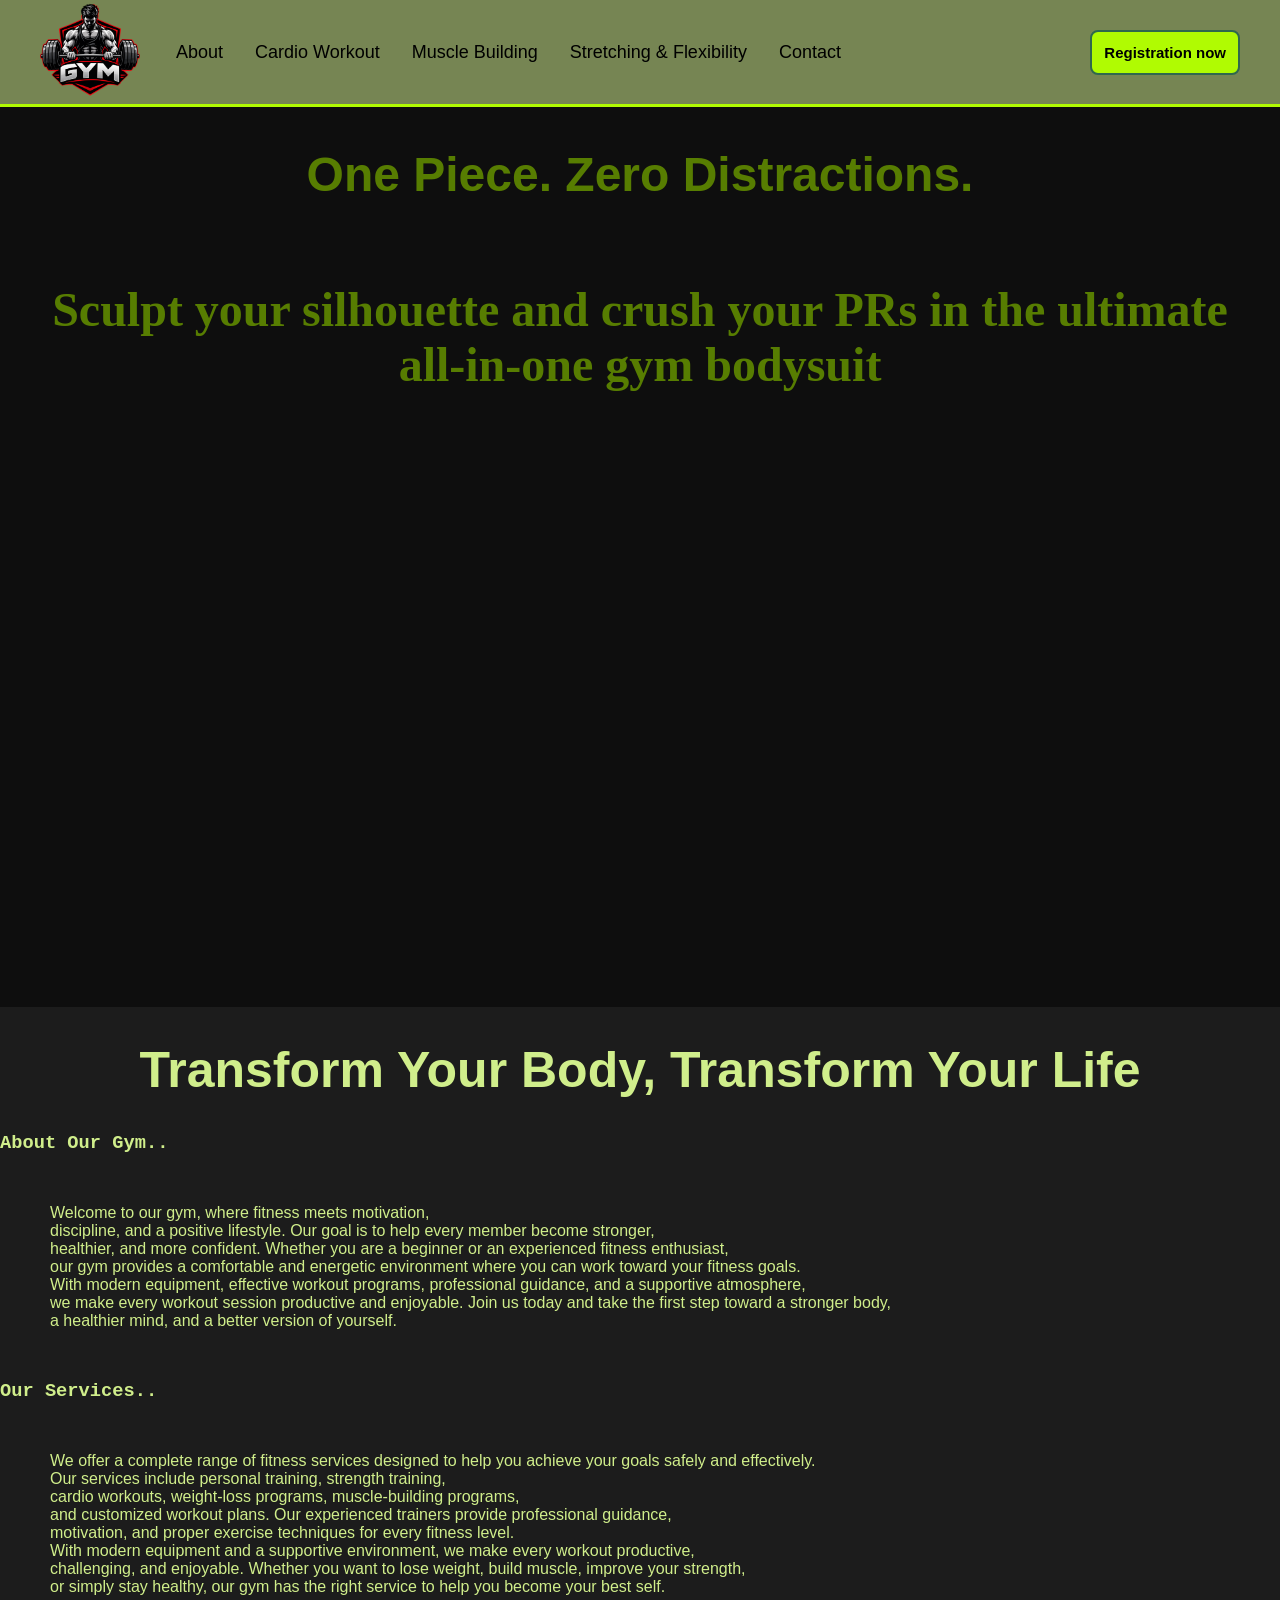
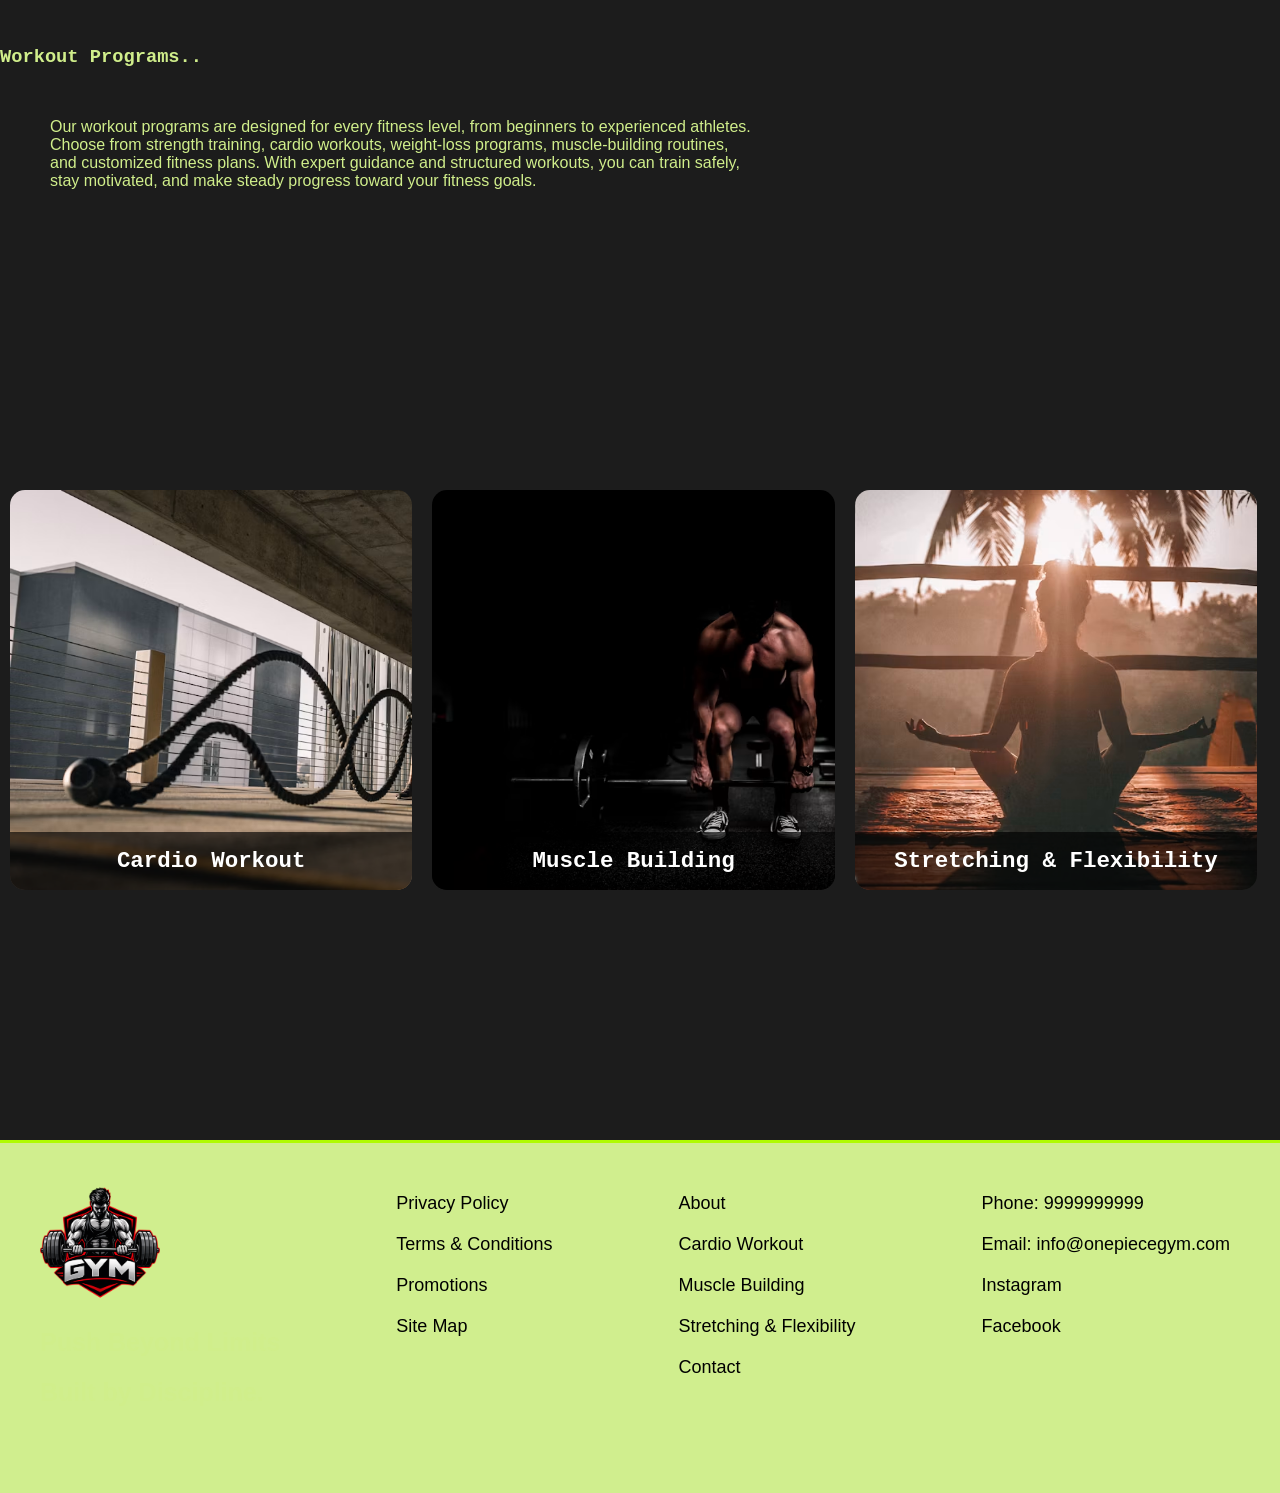
<file: index.html>
<!DOCTYPE html>
<html>
    <head>
        <title>ONE PIECE</title>
<link rel="icon" type="image/x-icon" href="/images/favicon.ico">
<link rel="stylesheet" href="css/styles.css">
</head>
<body class="body">
  <header class="header">
    <div class="grid-container">
      <div>
         <a href="index.html">
                    <img src="images/logo.png" style="width: 100px; height: 100px;">
                  </a>
      </div>
    <div style="justify-content: right;">
  
<ul>
  <li><a href="about.html">About</a></li>
  <li><a href="cardio.html">Cardio Workout</a></li>
   <li><a href="muscles.html">Muscle Building</a></li>
  <li><a href="stretching.html">Stretching & Flexibility</a></li>
  <li><a href="contact.html ">Contact</a></li>
  
 
</ul>
    </div>
  <div>
    <a href="contact.html">
      <button class="testbtn">Registration now </button>
    </a>
  </div>
    </div>
  </header>

 <section class="grid-index">
  <video autoplay muted loop playsinline class="bg-video">
    <source src="images/backvideo.mp4" type="video/mp4">
    Your browser does not support the video tag.
  </video>
    <div class="hero-section">  
    <h1>One Piece. Zero Distractions.</h1>
    <h5> Sculpt your silhouette and crush your PRs in the ultimate all-in-one gym bodysuit</h5>
    </div>
  </section>
  
<h1>Transform Your Body, Transform Your Life</h1>
<h3>About Our Gym..</h3>
<p>Welcome to our gym, where fitness meets motivation,
    <br> discipline, and a positive lifestyle. Our goal is to help every member become stronger,
    <br> healthier, and more confident. Whether you are a beginner or an experienced fitness enthusiast,
    <br> our gym provides a comfortable and energetic environment where you can work toward your fitness goals.
    <br> With modern equipment, effective workout programs, professional guidance, and a supportive atmosphere,
    <br> we make every workout session productive and enjoyable. Join us today and take the first step toward a stronger body,
    <br> a healthier mind, and a better version of yourself.</p>

    <h3>Our Services..</h3>
    <p>We offer a complete range of fitness services designed to help you achieve your goals safely and effectively.
        <br> Our services include personal training, strength training,
        <br> cardio workouts, weight-loss programs, muscle-building programs,
        <br> and customized workout plans. Our experienced trainers provide professional guidance,
        <br> motivation, and proper exercise techniques for every fitness level.
        <br> With modern equipment and a supportive environment, we make every workout productive,
        <br> challenging, and enjoyable. Whether you want to lose weight, build muscle, improve your strength,
        <br> or simply stay healthy, our gym has the right service to help you become your best self.</p>

    <h3>Workout Programs..</h3>
    <p>Our workout programs are designed for every fitness level, from beginners to experienced athletes.
        <br> Choose from strength training, cardio workouts, weight-loss programs, muscle-building routines,
        <br> and customized fitness plans. With expert guidance and structured workouts, you can train safely,
        <br> stay motivated, and make steady progress toward your fitness goals.</p>
        
        <!--Grid GYM Style-->
        <div class="grid-container-gym">
          <div class="gym-box" style="background-image: url(images/workout1.avif)">
            <a href="cardio.html">
              <h3>Cardio Workout</h3>
            </a>
          </div>
  
            <div class="gym-box" style="background-image: url(images/workout2.avif);">
            <a href="muscles.html">
              <h3>Muscle Building</h3>
            </a>
          </div>
          <div class="gym-box" style="background-image: url(images/workout3.avif);">
            <a href="stretching.html">
              <h3>Stretching & Flexibility</h3>
            </a>
          </div>
        </div>  
        
        <footer class="footer">
          <div class="grid-footer">
            <div style="margin-top: 40px;">
              <a href="index.html">
              <img src="images/logo.png" style="width: 120px; height: 120px;">
              </a>
              <h2>Push Beyond Limits</h2>
              <h2>Built by Discipline.</h2>
            </div>
            <div>
              <ul>
                
                <li><a href="#privacy-policy">Privacy Policy</a></li>
                <li><a href="#terms-conditions">Terms & Conditions</a></li>
                <li><a href="#promotions">Promotions</a></li>
                <li><a href="#site-map">Site Map</a></li>
              </ul>
            </div>
            <div>
              <ul>
                <li><a href="about.html">About</a></li>
                <li><a href="cardio.html">Cardio Workout</a></li>
                <li><a href="muscles.html">Muscle Building</a></li>
                <li><a href="stretching.html">Stretching & Flexibility</a></li>
                <li><a href="contact.html ">Contact</a></li>
              </ul>
            </div>
            <div>
              <ul>
                <li><a href="tel:9999999999">Phone: 9999999999</a></li>
                <li><a href="mailto:info@onepiecegym.com">Email: info@onepiecegym.com</a></li>
                <li><a href="https://www.instagram.com/onepiecegym/">Instagram</a></li>
                <li><a href="https://www.facebook.com/onepiecegym">Facebook</a></li>

              </ul>
            </div>
          </div>
        </footer>
    </body>  
</html>
</file>
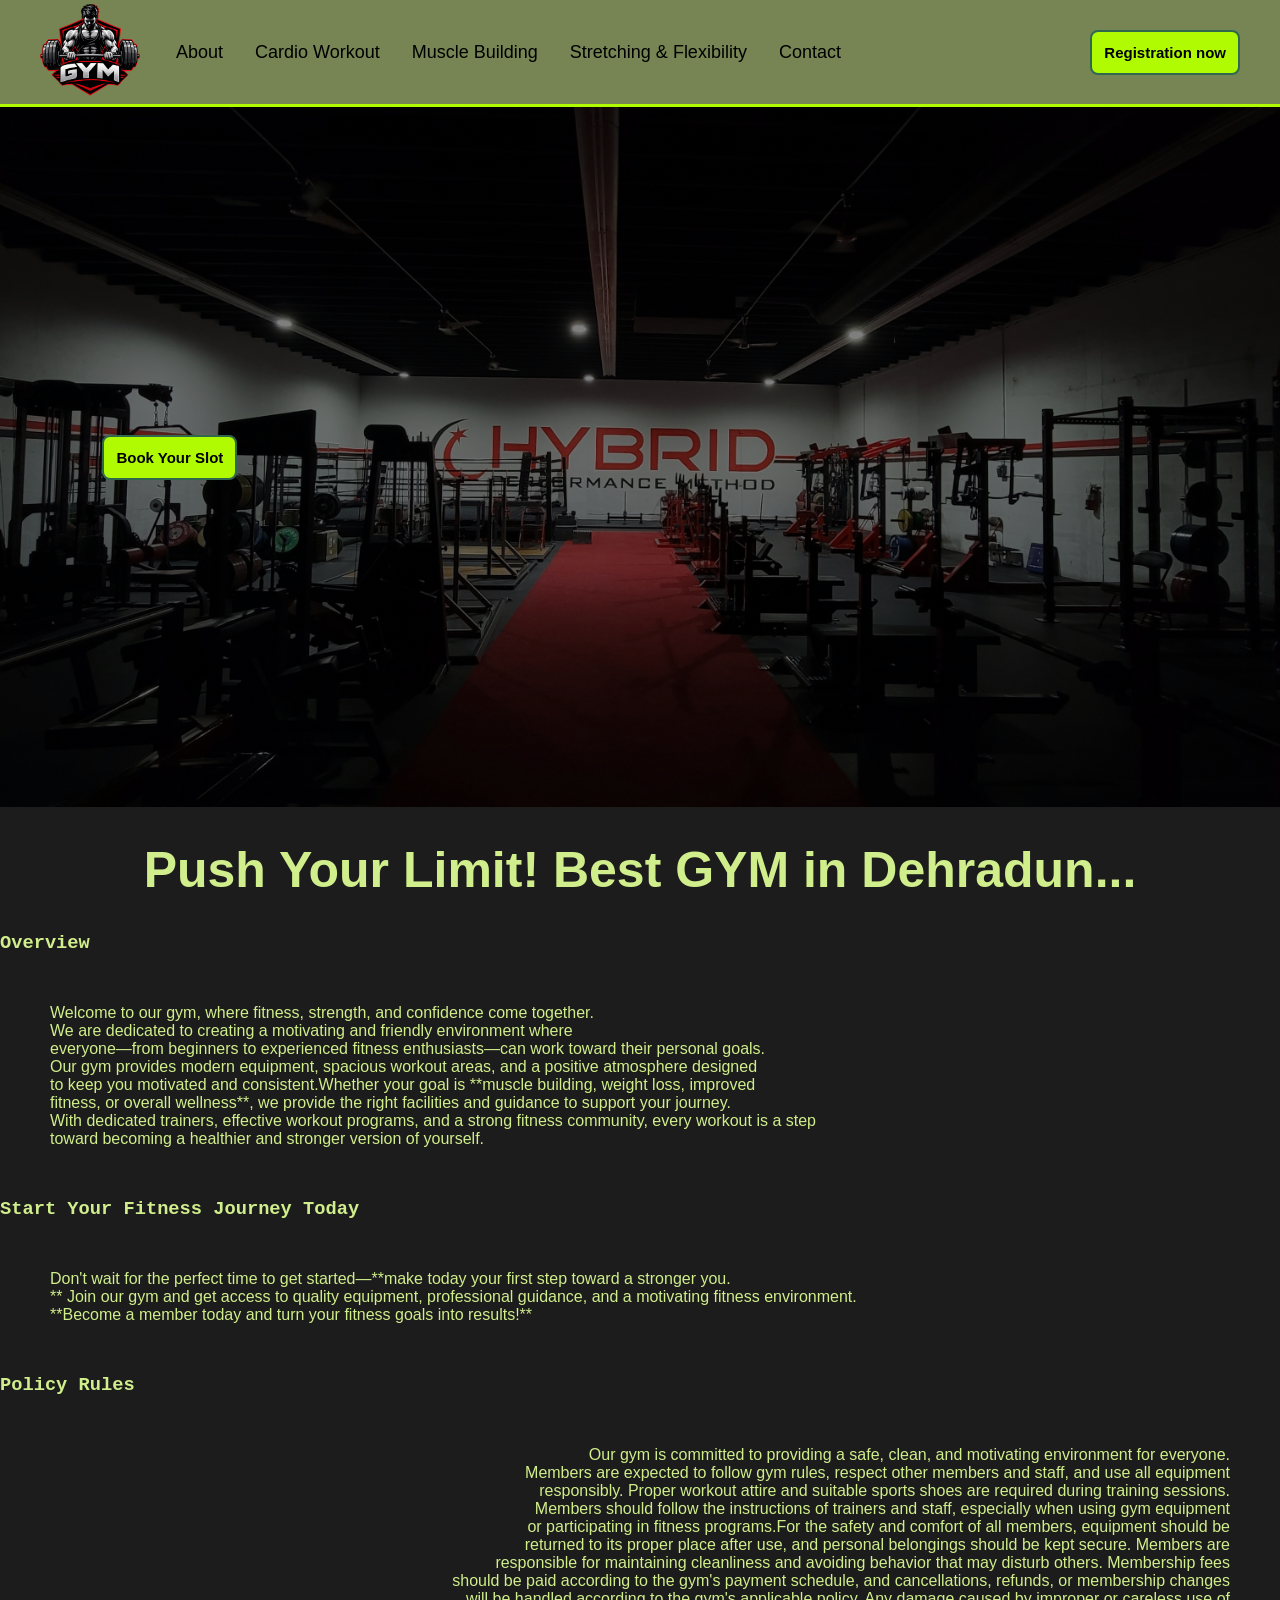
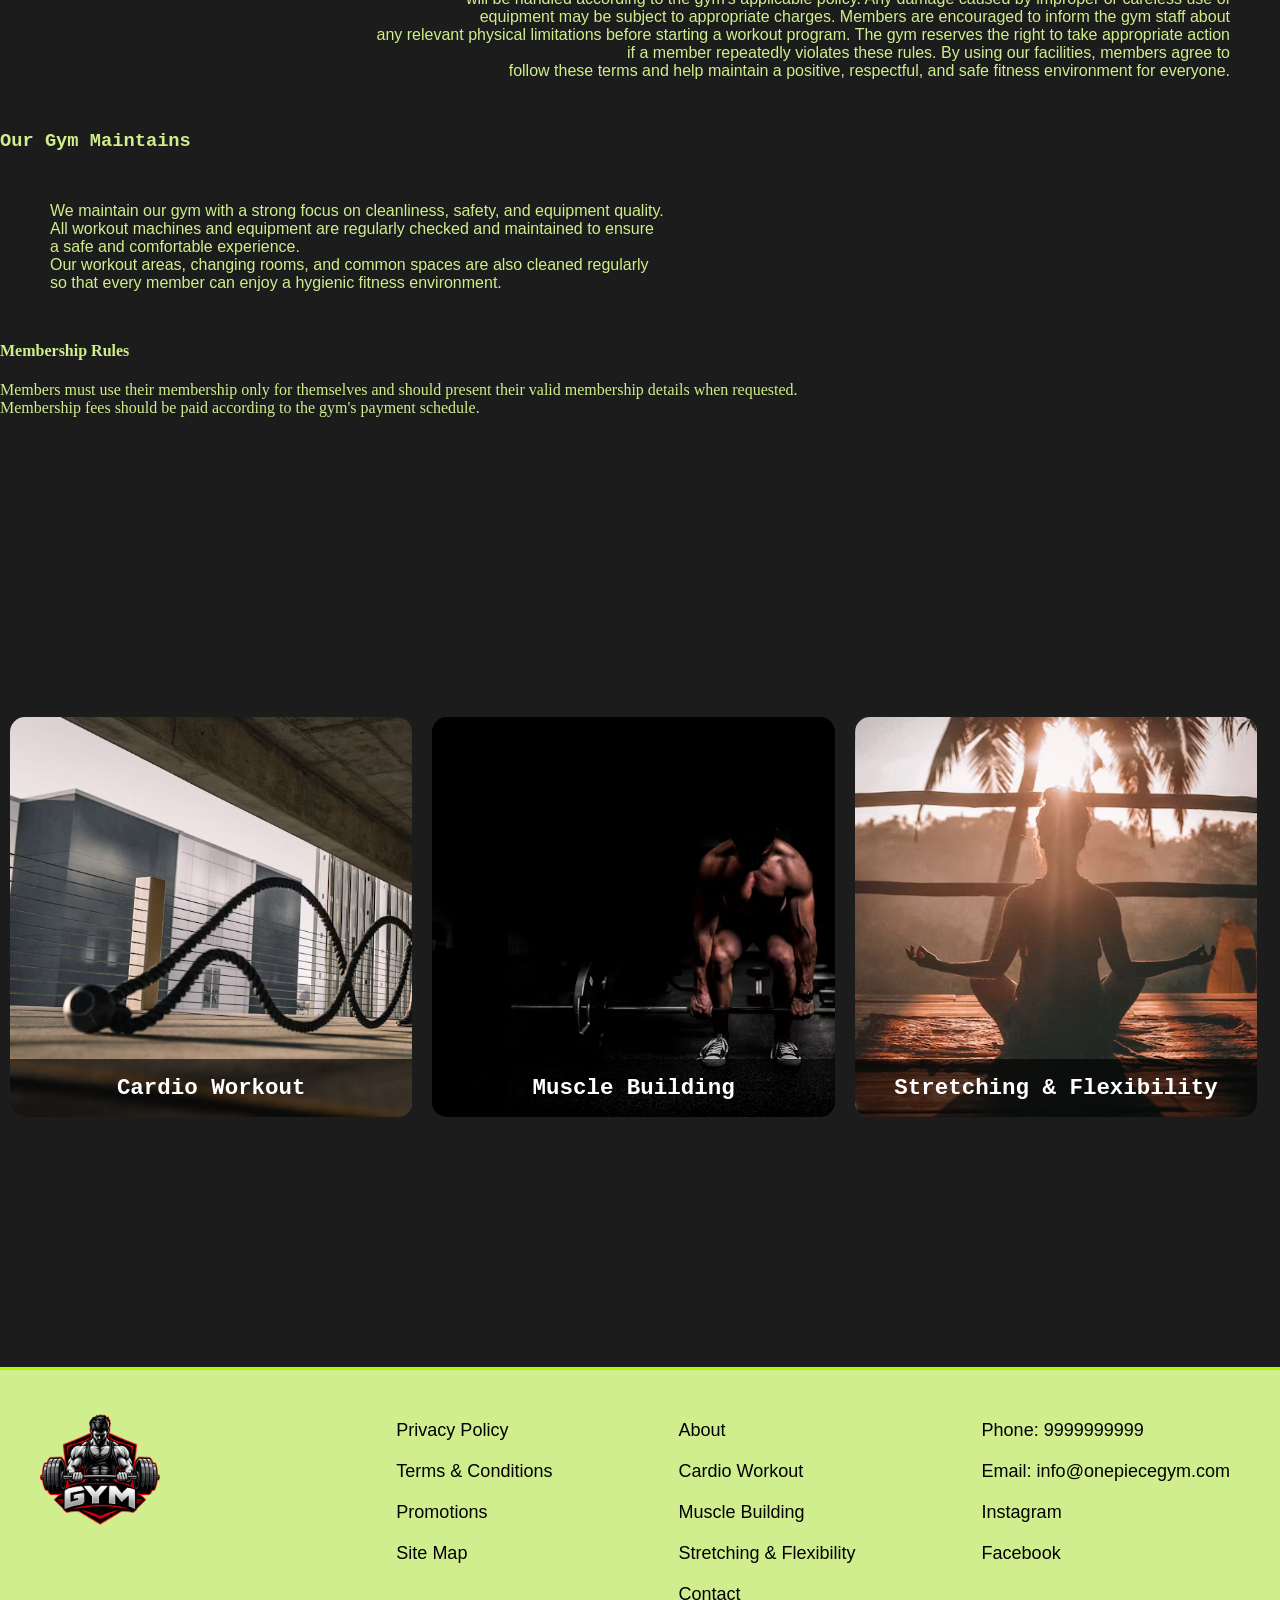
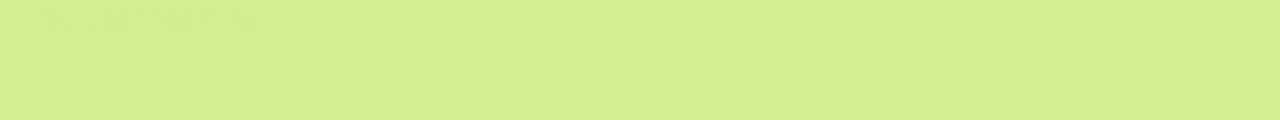
<file: about.html>
<!DOCTYPE html>
<html>
    <head>
         <title>ONE PIECE - About Us</title>
        <link rel="stylesheet" href="css/styles.css">
    </head>
    <body class="body">
  <header class="header">
    <div class="grid-container">
      <div>
         <a href="index.html">
                    <img src="images/logo.png" style="width: 100px; height: 100px;">
                  </a>
      </div>
                <div><ul>
  <li><a href="about.html">About</a></li>
  <li><a href="cardio.html">Cardio Workout</a></li>
   <li><a href="muscles.html">Muscle Building</a></li>
  <li><a href="stretching.html">Stretching & Flexibility</a></li>
  <li><a href="contact.html ">Contact</a></li>
  
 
</ul>
                </div>
                <div><a href="contact.html">
                  <button class="testbtn">Registration now </button></a></div>
            </div>
        </header>
        
        <section class="grid-hero">
    <div class="hero">
      <button class="testbtn">Book Your Slot<a href="tel:7452919912"></a>
      </button>
    </div>
    <div class="hero">
    </div>
  </section>
       <h1 style="text-align: center;">
        Push Your Limit! Best GYM in Dehradun...
      </h1>
        <h3> Overview </h3>
        <p>Welcome to our gym, where fitness, strength, and confidence come together.<br>
           We are dedicated to creating a motivating and friendly environment where<br>
            everyone—from beginners to experienced fitness enthusiasts—can work toward their personal goals.<br>
             Our gym provides modern equipment, spacious workout areas, and a positive atmosphere designed<br>
              to keep you motivated and consistent.Whether your goal is **muscle building, weight loss, improved<br>
               fitness, or overall wellness**, we provide the right facilities and guidance to support your journey.<br>
                With dedicated trainers, effective workout programs, and a strong fitness community, every workout is a step<br>
                 toward becoming a healthier and stronger version of yourself.</p>
              <h3>Start Your Fitness Journey Today</h3>
                <p>Don't wait for the perfect time to get started—**make today your first step toward a stronger you.<br>
                ** Join our gym and get access to quality equipment, professional guidance, and a motivating fitness environment.<br>
                  **Become a member today and turn your fitness goals into results!**
                </p>
        <h3>Policy Rules</h3>
        <P style="text-align: right;">Our gym is committed to providing a safe, clean, and motivating environment for everyone.<br>
           Members are expected to follow gym rules, respect other members and staff, and use all equipment<br>
          responsibly. Proper workout attire and suitable sports shoes are required during training sessions.<br>
           Members should follow the instructions of trainers and staff, especially when using gym equipment<br>
            or participating in fitness programs.For the safety and comfort of all members, equipment should be<br>
             returned to its proper place after use, and personal belongings should be kept secure. Members are<br>
              responsible for maintaining cleanliness and avoiding behavior that may disturb others. Membership fees<br>
               should be paid according to the gym's payment schedule, and cancellations, refunds, or membership changes<br>
                will be handled according to the gym's applicable policy. Any damage caused by improper or careless use of<br>
                 equipment may be subject to appropriate charges.
                Members are encouraged to inform the gym staff about<br> any relevant physical limitations
                 before starting a workout program. The gym reserves the right to take appropriate action<br>
                  if a member repeatedly violates these rules. By using our facilities, members agree to<br>
                   follow these terms and help maintain a positive, respectful, and safe fitness environment
                   for everyone.</P>
        <H3>Our Gym Maintains</H3>
        <P  >We maintain our gym with a strong focus on cleanliness, safety, and equipment quality.<br>
              All workout machines and equipment are regularly checked and maintained to ensure <br>
              a safe and comfortable experience.<br>
                Our workout areas, changing rooms, and common spaces are also cleaned regularly<br>
                 so that every member can enjoy a hygienic fitness environment.
                <h4>Membership Rules</h4>
                 Members must use their membership only for themselves and should present their valid membership details when requested.<br>
                 Membership fees should be paid according to the gym's payment schedule.
          </p>
              <div class="grid-container-gym">
          <div class="gym-box" style="background-image: url(images/workout1.avif)">
            <a href="cardio.html">
              <h3>Cardio Workout</h3>
            </a>
          </div>
  
            <div class="gym-box" style="background-image: url(images/workout2.avif);">
            <a href="muscles.html">
              <h3>Muscle Building</h3>
            </a>
          </div>
          <div class="gym-box" style="background-image: url(images/workout3.avif);">
            <a href="stretching.html">
              <h3>Stretching & Flexibility</h3>
            </a>
          </div>
        </div>  
             <footer class="footer">
          <div class="grid-footer">
            <div style="margin-top: 40px;">
              <a href="index.html">
              <img src="images/logo.png" style="width: 120px; height: 120px;">
              </a>
              <h2>Push Beyond Limits</h2>
              <h2>Built by Discipline.</h2>
            </div>
            <div>
              <ul>
                
                <li><a href="#privacy-policy">Privacy Policy</a></li>
                <li><a href="#terms-conditions">Terms & Conditions</a></li>
                <li><a href="#promotions">Promotions</a></li>
                <li><a href="#site-map">Site Map</a></li>
              </ul>
            </div>
            <div>
              <ul>
                <li><a href="about.html">About</a></li>
                <li><a href="cardio.html">Cardio Workout</a></li>
                <li><a href="muscles.html">Muscle Building</a></li>
                <li><a href="stretching.html">Stretching & Flexibility</a></li>
                <li><a href="contact.html ">Contact</a></li>
              </ul>
            </div>
            <div>
              <ul>
                <li><a href="tel:9999999999">Phone: 9999999999</a></li>
                <li><a href="mailto:info@onepiecegym.com">Email: info@onepiecegym.com</a></li>
                <li><a href="https://www.instagram.com/onepiecegym/">Instagram</a></li>
                <li><a href="https://www.facebook.com/onepiecegym">Facebook</a></li>

              </ul>
            </div>
          </div>
        </footer>
    </body>
</html>
</file>
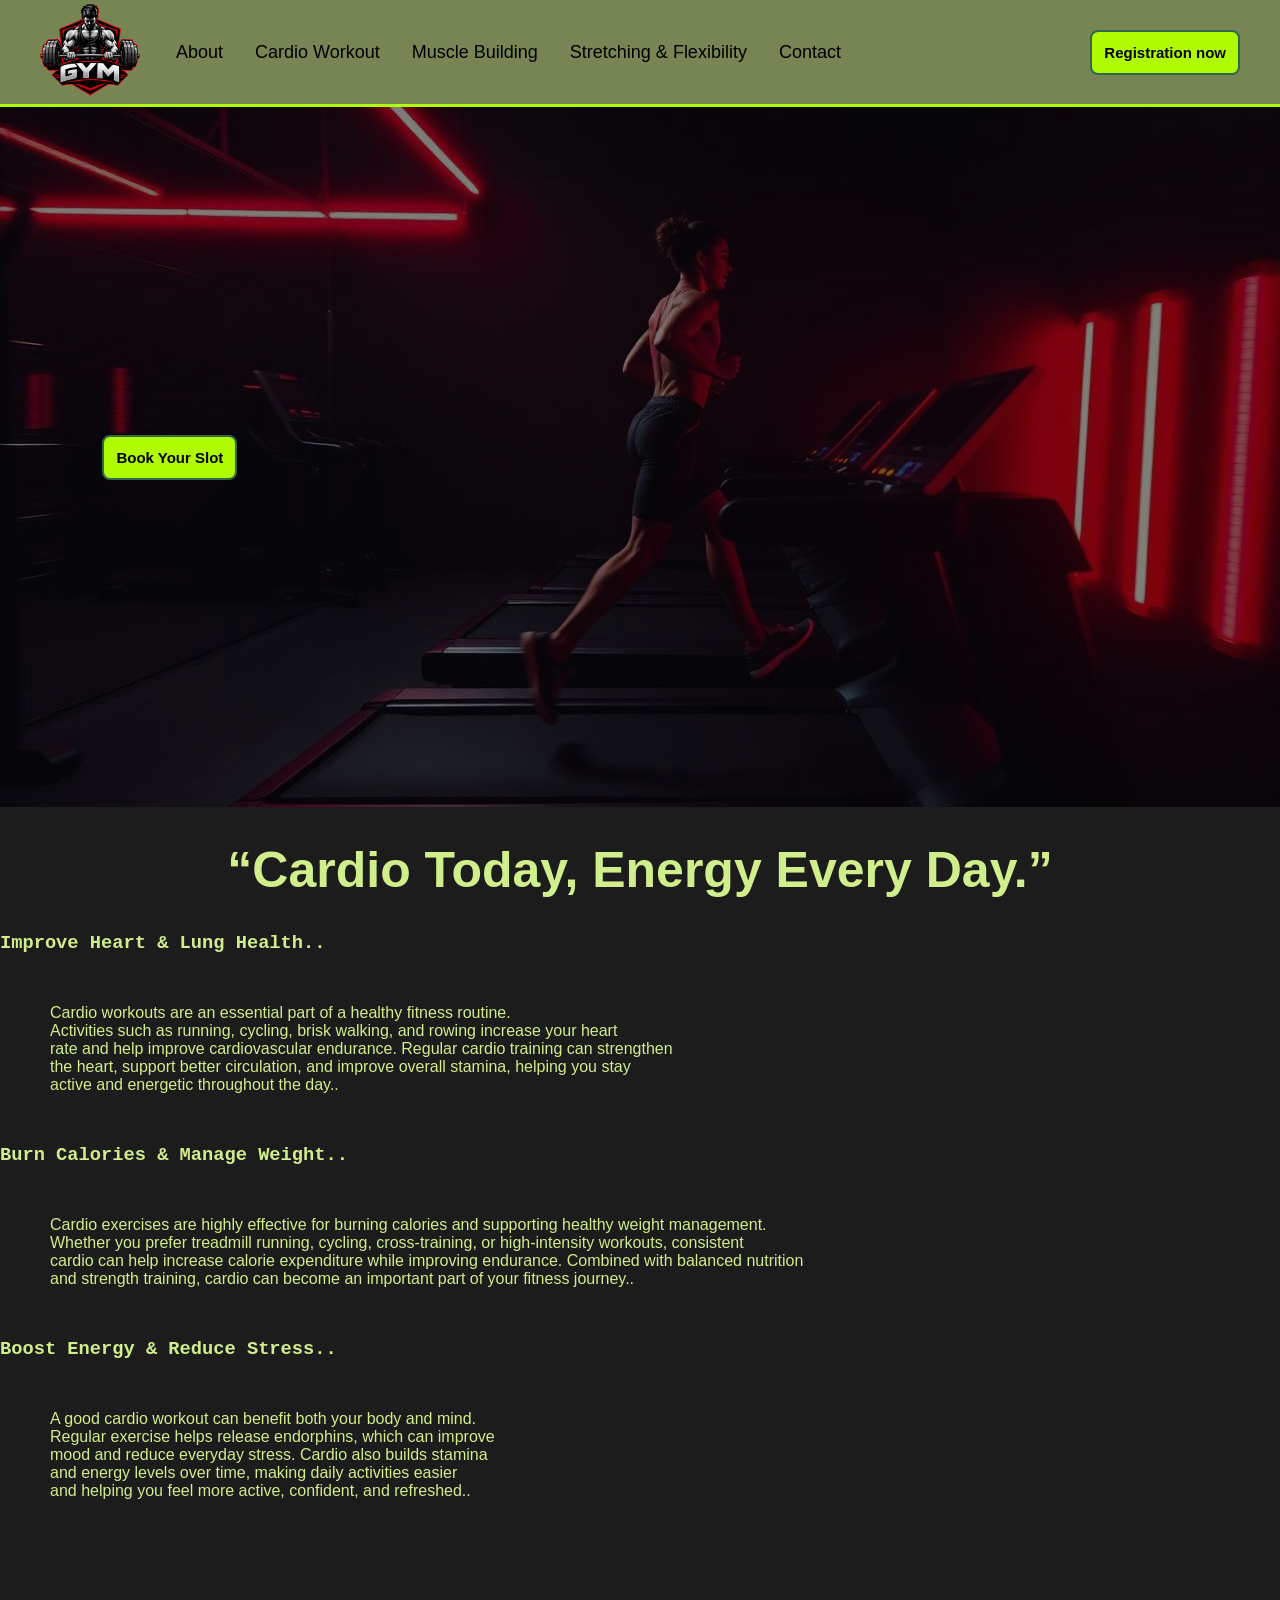
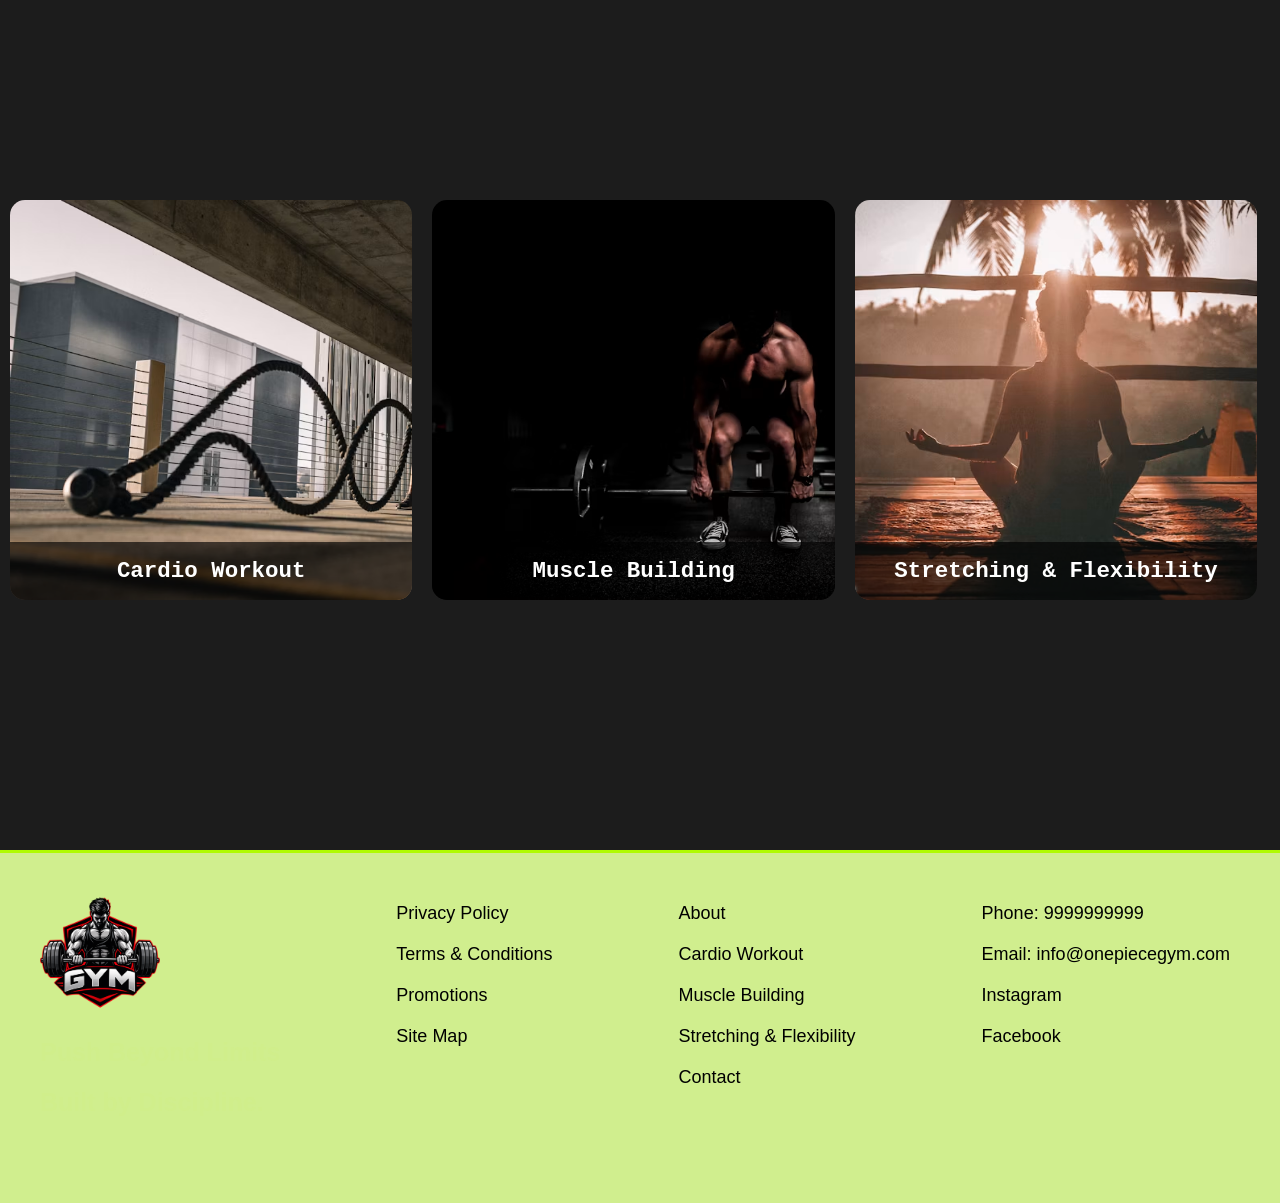
<file: cardio.html>
<!DOCTYPE html>
<html>
    <head>
        <title>ONE PIECE</title>
<link rel="icon" type="image/x-icon" href="/images/favicon.ico">
<link rel="stylesheet" href="css/styles.css">
</head>
<body class="body">
  <header class="header">
    <div class="grid-container">
      <div>
         <a href="index.html">
                    <img src="images/logo.png" style="width: 100px; height: 100px;">
                  </a>
      </div>
    <div>
  
<ul>
  <li><a href="about.html">About</a></li>
  <li><a href="cardio.html">Cardio Workout</a></li>
   <li><a href="muscles.html">Muscle Building</a></li>
  <li><a href="stretching.html">Stretching & Flexibility</a></li>
  <li><a href="contact.html ">Contact</a></li>
  
 
</ul>
    </div>
  <div><a href="contact.html">
    <button class="testbtn">Registration now </button></a></div>
    </div>
  </header>

  <section class="grid-cardio">
    <div class="hero">  
      <button class="testbtn">Book Your Slot<a href="tel:7452919912"></a>
      </button>
    </div>
  </section>
  
<h1>“Cardio Today, Energy Every Day.”</h1>
<h3>Improve Heart & Lung Health..</h3>
<p>Cardio workouts are an essential part of a healthy fitness routine.<br>
   Activities such as running, cycling, brisk walking, and rowing increase your heart <br>
   rate and help improve cardiovascular endurance. Regular cardio training can strengthen<br>
    the heart, support better circulation, and improve overall stamina, helping you stay<br>
     active and energetic throughout the day..</p>

    <h3>Burn Calories & Manage Weight..</h3>
    <p>Cardio exercises are highly effective for burning calories and supporting healthy weight management.<br>
       Whether you prefer treadmill running, cycling, cross-training, or high-intensity workouts, consistent<br>
        cardio can help increase calorie expenditure while improving endurance. Combined with balanced nutrition<br>
         and strength training, cardio can become an important part of your fitness journey..</p>

    <h3>Boost Energy & Reduce Stress..</h3>
    <p>A good cardio workout can benefit both your body and mind.<br>
       Regular exercise helps release endorphins, which can improve<br>
        mood and reduce everyday stress. Cardio also builds stamina<br>
         and energy levels over time, making daily activities easier<br>
          and helping you feel more active, confident, and refreshed..</p>
        
        <!--Grid GYM Style-->
        <div class="grid-container-gym">
          <div class="gym-box" style="background-image: url(images/workout1.avif)">
            <a href="cardio.html">
              <h3>Cardio Workout</h3>
            </a>
          </div>
  
            <div class="gym-box" style="background-image: url(images/workout2.avif);">
            <a href="muscles.html">
              <h3>Muscle Building</h3>
            </a>
          </div>
          <div class="gym-box" style="background-image: url(images/workout3.avif);">
            <a href="stretching.html">
              <h3>Stretching & Flexibility</h3>
            </a>
          </div>
        </div>  
        
         <footer class="footer">
          <div class="grid-footer">
            <div style="margin-top: 40px;">
              <a href="index.html">
              <img src="images/logo.png" style="width: 120px; height: 120px;">
              </a>
              <h2>Push Beyond Limits</h2>
              <h2>Built by Discipline.</h2>
            </div>
            <div>
              <ul>
                
                <li><a href="#privacy-policy">Privacy Policy</a></li>
                <li><a href="#terms-conditions">Terms & Conditions</a></li>
                <li><a href="#promotions">Promotions</a></li>
                <li><a href="#site-map">Site Map</a></li>
              </ul>
            </div>
            <div>
              <ul>
                <li><a href="about.html">About</a></li>
                <li><a href="cardio.html">Cardio Workout</a></li>
                <li><a href="muscles.html">Muscle Building</a></li>
                <li><a href="stretching.html">Stretching & Flexibility</a></li>
                <li><a href="contact.html ">Contact</a></li>
              </ul>
            </div>
            <div>
              <ul>
                <li><a href="tel:9999999999">Phone: 9999999999</a></li>
                <li><a href="mailto:info@onepiecegym.com">Email: info@onepiecegym.com</a></li>
                <li><a href="https://www.instagram.com/onepiecegym/">Instagram</a></li>
                <li><a href="https://www.facebook.com/onepiecegym">Facebook</a></li>

              </ul>
            </div>
          </div>
        </footer>
    </body>  
</html>
</file>
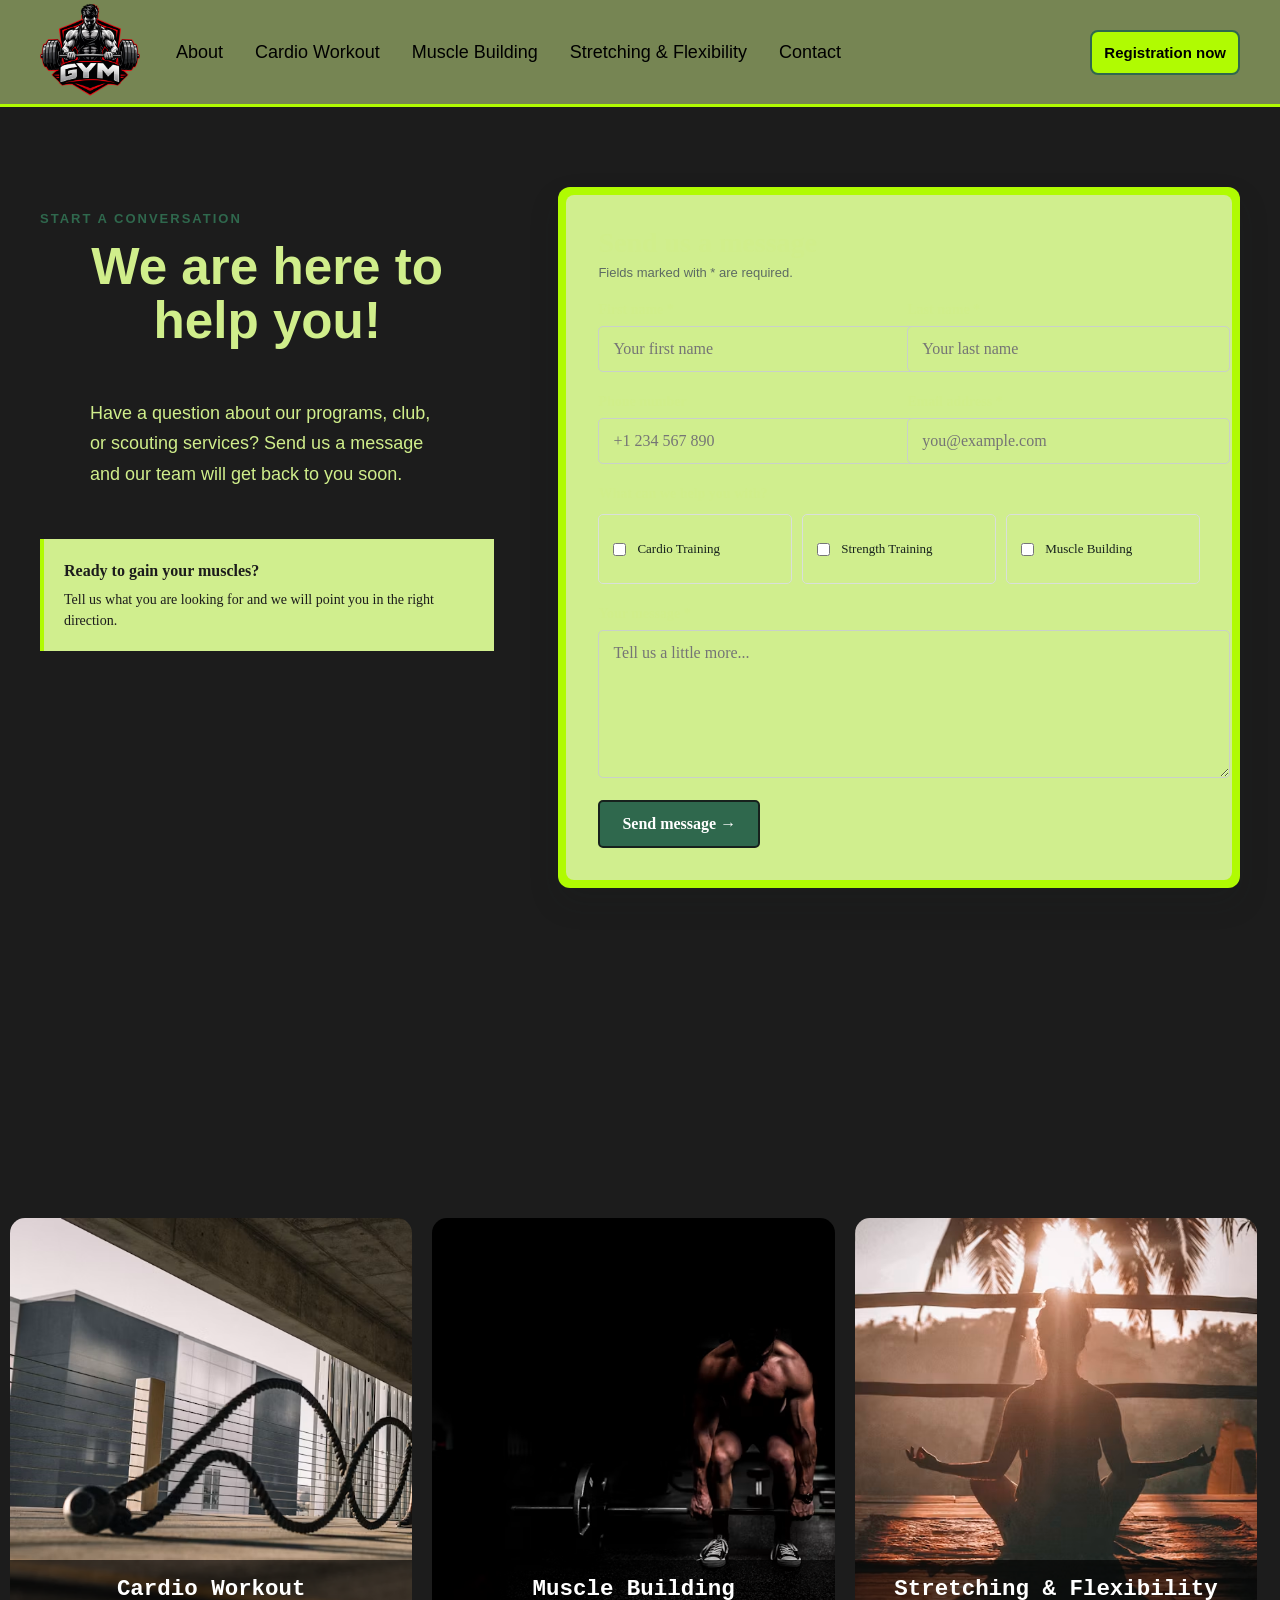
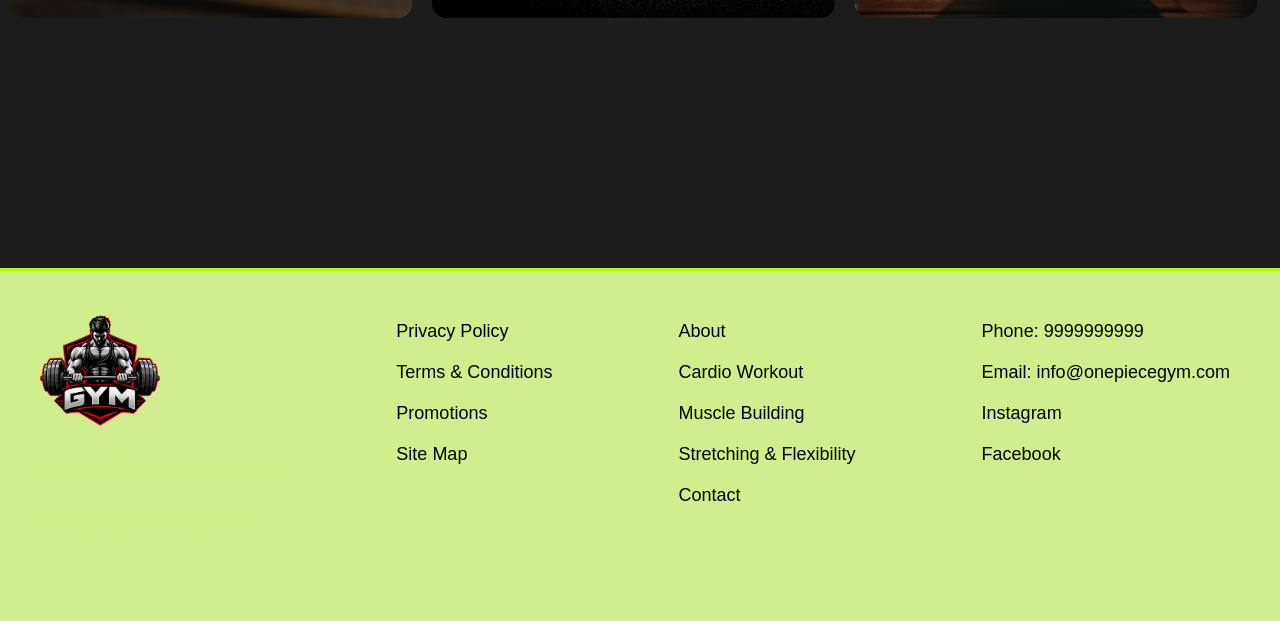
<file: contact.html>
<!DOCTYPE html>
<html>
<head>
    <title>ONE PIECE - Contact Us</title>
    <link rel="stylesheet" href="css/styles.css">
</head>
<body class="body">
  <header class="header">
    <div class="grid-container">
      <div>
         <a href="index.html">
                    <img src="images/logo.png" style="width: 100px; height: 100px;">
                  </a>
      </div>
            <div>
                
                <ul>
  <li><a href="about.html">About</a></li>
  <li><a href="cardio.html">Cardio Workout</a></li>
   <li><a href="muscles.html">Muscle Building</a></li>
  <li><a href="stretching.html">Stretching & Flexibility</a></li>
  <li><a href="contact.html ">Contact</a></li>
  
 
</ul>
            </div>
            <div>
              <a href="contact.html">
                <button class="testbtn">Registration now</button>
              </a>
            </div>
        </div>
    </header>

   <section>
            <div class="contact-content">
                <div class="contact-intro">
                    <p class="eyebrow">Start a conversation</p>
                    <h1>We are here to help you!</h1>
                    <p>Have a question about our programs, club, or scouting services? Send us a message and our team will get back to you soon.</p>
                    <div class="contact-note">
                        <strong>Ready to gain your muscles?</strong>
                        <span>Tell us what you are looking for and we will point you in the right direction.</span>
                    </div>
                </div>
                <div class="contact-form-wrap">
                    <form class="contact-form" action="/thankyou.html">
                        <div class="form-heading">
                            <h2>Send us a message</h2>
                            <p>Fields marked with * are required.</p>
                        </div>
                        <div class="form-row">
                            <div class="form-field">
                                <label for="fname">First name *</label>
                                <input type="text" id="fname" name="fname" placeholder="Your first name" required>
                            </div>
                            <div class="form-field">
                                <label for="lname">Last name *</label>
                                <input type="text" id="lname" name="lname" placeholder="Your last name" required>
                            </div>
                        </div>
                        <div class="form-row">
                            <div class="form-field">
                                <label for="phone">Phone number</label>
                                <input type="tel" id="phone" name="phone" placeholder="+1 234 567 890">
                            </div>
                            <div class="form-field">
                                <label for="email">Email address *</label>
                                <input type="email" id="email" name="email" placeholder="you@example.com" required>
                            </div>
                        </div>
                        <fieldset class="service-options">
                            <legend>What can we help you with?</legend>
                            <div class="service-grid">
                                <label><input type="checkbox" name="service" value="Cardio Training"> <span>Cardio Training</span></label>
                                <label><input type="checkbox" name="service" value="Strength Training"> <span>Strength Training</span></label>
                                <label><input type="checkbox" name="service" value="Muscle Building"> <span>Muscle Building</span></label>
                            </div>
                        </fieldset>
                        <div class="form-field">
                            <label for="message">Your message *</label>
                            <textarea id="message" name="message" rows="5" placeholder="Tell us a little more..." required></textarea>
                        </div>
                        <button class="form-submit" type="submit">Send message <span aria-hidden="true">&#8594;</span></button>
                    </form>
                </div>
            </div>
        </section>
         <div class="grid-container-gym">
          <div class="gym-box" style="background-image: url(images/workout1.avif)">
            <a href="cardio.html">
              <h3>Cardio Workout</h3>
            </a>
          </div>
  
            <div class="gym-box" style="background-image: url(images/workout2.avif);">
            <a href="muscles.html">
              <h3>Muscle Building</h3>
            </a>
          </div>
          <div class="gym-box" style="background-image: url(images/workout3.avif);">
            <a href="stretching.html">
              <h3>Stretching & Flexibility</h3>
            </a>
          </div>
        </div> 

     <footer class="footer">
          <div class="grid-footer">
            <div style="margin-top: 40px;">
              <a href="index.html">
              <img src="images/logo.png" style="width: 120px; height: 120px;">
              </a>
              <h2>Push Beyond Limits</h2>
              <h2>Built by Discipline.</h2>
            </div>
            <div>
              <ul>
                
                <li><a href="#privacy-policy">Privacy Policy</a></li>
                <li><a href="#terms-conditions">Terms & Conditions</a></li>
                <li><a href="#promotions">Promotions</a></li>
                <li><a href="#site-map">Site Map</a></li>
              </ul>
            </div>
            <div>
              <ul>
                <li><a href="about.html">About</a></li>
                <li><a href="cardio.html">Cardio Workout</a></li>
                <li><a href="muscles.html">Muscle Building</a></li>
                <li><a href="stretching.html">Stretching & Flexibility</a></li>
                <li><a href="contact.html ">Contact</a></li>
              </ul>
            </div>
            <div>
              <ul>
                <li><a href="tel:9999999999">Phone: 9999999999</a></li>
                <li><a href="mailto:info@onepiecegym.com">Email: info@onepiecegym.com</a></li>
                <li><a href="https://www.instagram.com/onepiecegym/">Instagram</a></li>
                <li><a href="https://www.facebook.com/onepiecegym">Facebook</a></li>

              </ul>
            </div>
          </div>
        </footer>
</body>
</file>
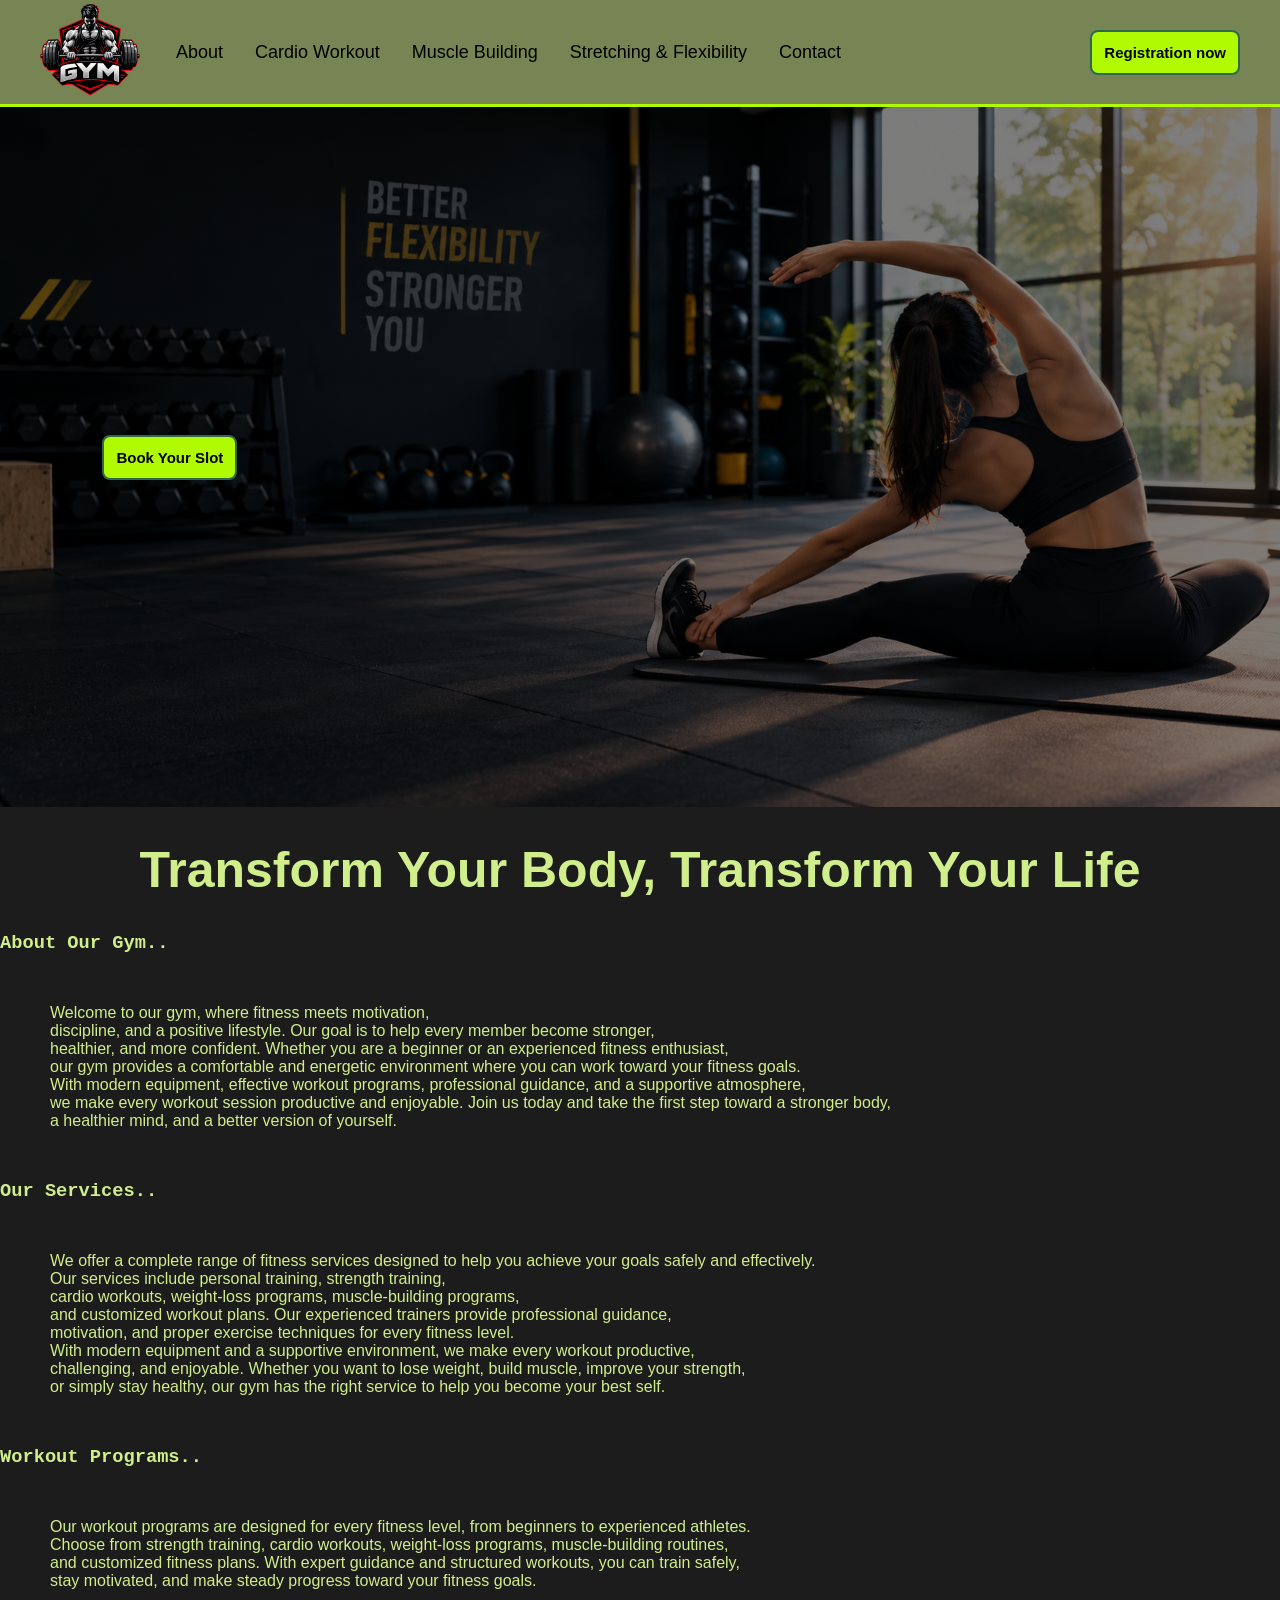
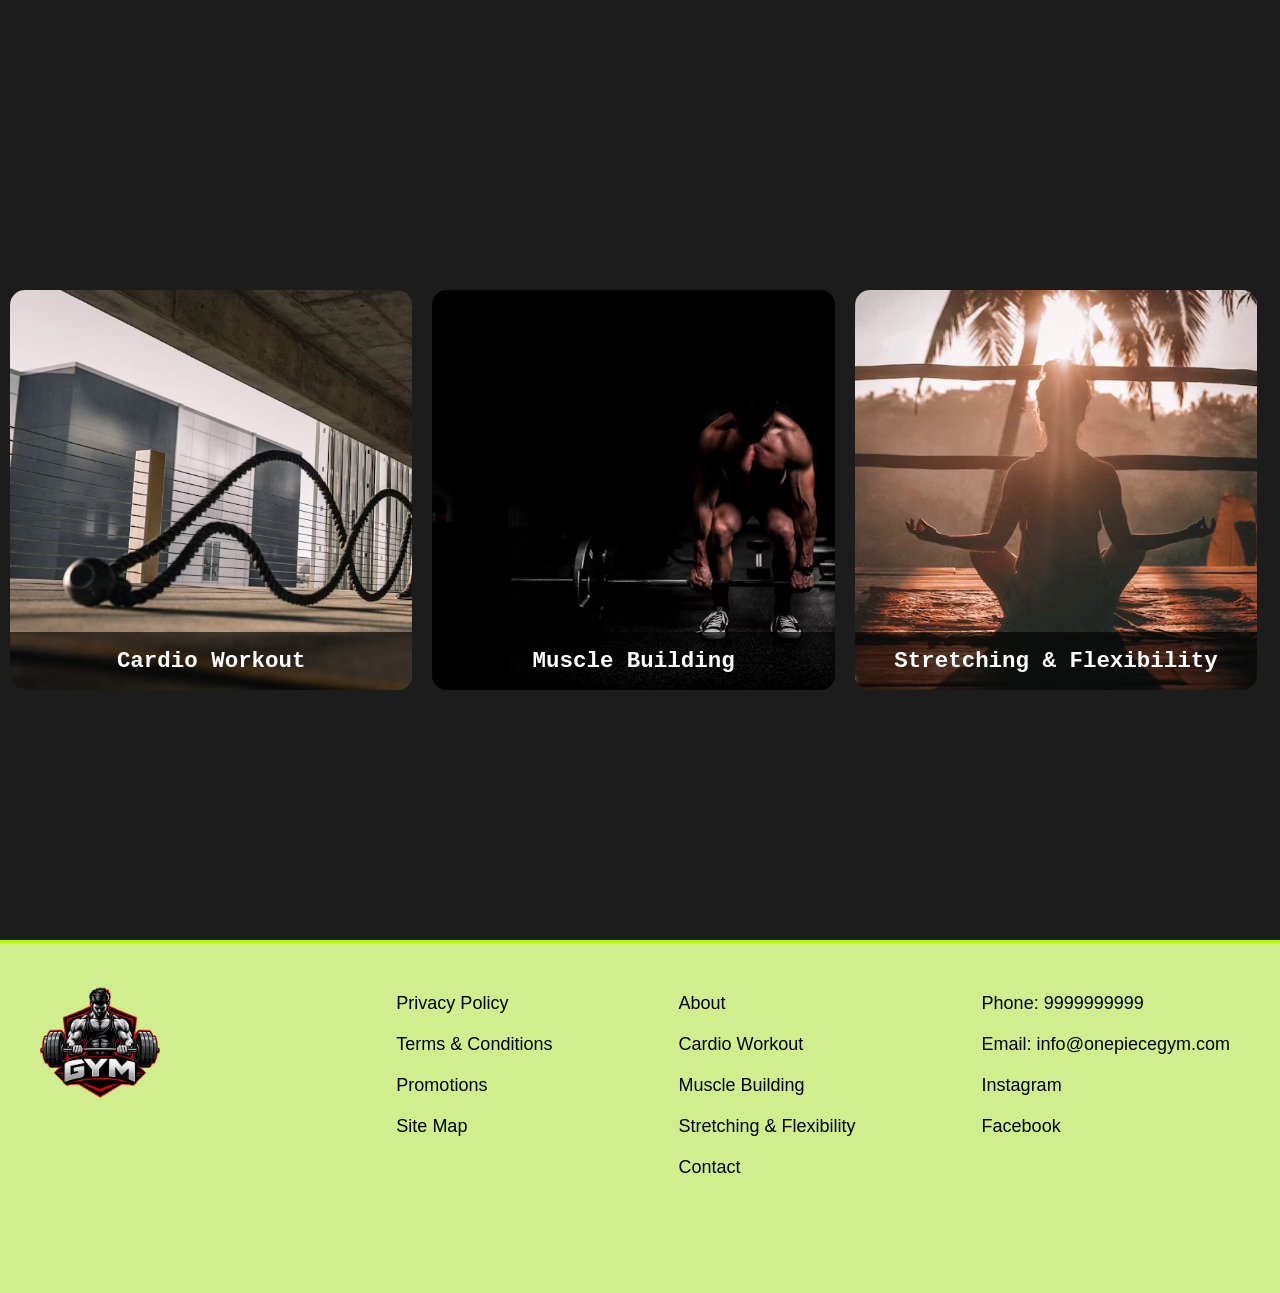
<file: dumbells.html>
<!DOCTYPE html>
<html>
    <head>
        <title>ONE PIECE</title>
<link rel="icon" type="image/x-icon" href="/images/favicon.ico">
<link rel="stylesheet" href="css/styles.css">
</head>
<body class="body">
  <header class="header">
    <div class="grid-container">
      <div>
         <a href="index.html">
                    <img src="images/logo.png" style="width: 100px; height: 100px;">
                  </a>
      </div>
    <div>
  
<ul>
  <li><a href="about.html">About</a></li>
  <li><a href="cardio.html">Cardio Workout</a></li>
   <li><a href="muscles.html">Muscle Building</a></li>
  <li><a href="stretching.html">Stretching & Flexibility</a></li>
  <li><a href="contact.html ">Contact</a></li>
  
 
</ul>
    </div>
  <div>
    <a href="contact.html">
      <button class="testbtn">Registration now </button>
    </a>
  </div>
    </div>
  </header>

  <section class="grid-stretch">
    <div class="hero">  
      <button class="testbtn">Book Your Slot<a href="tel:7452919912"></a>
      </button>
    </div>
   
  </section>
  
<h1>Transform Your Body, Transform Your Life</h1>
<h3>About Our Gym..</h3>
<p>Welcome to our gym, where fitness meets motivation,
    <br> discipline, and a positive lifestyle. Our goal is to help every member become stronger,
    <br> healthier, and more confident. Whether you are a beginner or an experienced fitness enthusiast,
    <br> our gym provides a comfortable and energetic environment where you can work toward your fitness goals.
    <br> With modern equipment, effective workout programs, professional guidance, and a supportive atmosphere,
    <br> we make every workout session productive and enjoyable. Join us today and take the first step toward a stronger body,
    <br> a healthier mind, and a better version of yourself.</p>

    <h3>Our Services..</h3>
    <p>We offer a complete range of fitness services designed to help you achieve your goals safely and effectively.
        <br> Our services include personal training, strength training,
        <br> cardio workouts, weight-loss programs, muscle-building programs,
        <br> and customized workout plans. Our experienced trainers provide professional guidance,
        <br> motivation, and proper exercise techniques for every fitness level.
        <br> With modern equipment and a supportive environment, we make every workout productive,
        <br> challenging, and enjoyable. Whether you want to lose weight, build muscle, improve your strength,
        <br> or simply stay healthy, our gym has the right service to help you become your best self.</p>

    <h3>Workout Programs..</h3>
    <p>Our workout programs are designed for every fitness level, from beginners to experienced athletes.
        <br> Choose from strength training, cardio workouts, weight-loss programs, muscle-building routines,
        <br> and customized fitness plans. With expert guidance and structured workouts, you can train safely,
        <br> stay motivated, and make steady progress toward your fitness goals.</p>
        
        <!--Grid GYM Style-->
        <div class="grid-container-gym">
          <div class="gym-box" style="background-image: url(images/workout1.avif)">
            <a href="cardio.html">
              <h3>Cardio Workout</h3>
            </a>
          </div>
  
            <div class="gym-box" style="background-image: url(images/workout2.avif);">
            <a href="muscles.html">
              <h3>Muscle Building</h3>
            </a>
          </div>
          <div class="gym-box" style="background-image: url(images/workout3.avif);">
            <a href="stretching.html">
              <h3>Stretching & Flexibility</h3>
            </a>
          </div>
        </div>  
        
         <footer class="footer">
          <div class="grid-footer">
            <div style="margin-top: 40px;">
              <a href="index.html">
              <img src="images/logo.png" style="width: 120px; height: 120px;">
              </a>
              <h2>Push Beyond Limits</h2>
              <h2>Built by Discipline.</h2>
            </div>
            <div>
              <ul>
                
                <li><a href="#privacy-policy">Privacy Policy</a></li>
                <li><a href="#terms-conditions">Terms & Conditions</a></li>
                <li><a href="#promotions">Promotions</a></li>
                <li><a href="#site-map">Site Map</a></li>
              </ul>
            </div>
            <div>
              <ul>
                <li><a href="about.html">About</a></li>
                <li><a href="cardio.html">Cardio Workout</a></li>
                <li><a href="muscles.html">Muscle Building</a></li>
                <li><a href="stretching.html">Stretching & Flexibility</a></li>
                <li><a href="contact.html ">Contact</a></li>
              </ul>
            </div>
            <div>
              <ul>
                <li><a href="tel:9999999999">Phone: 9999999999</a></li>
                <li><a href="mailto:info@onepiecegym.com">Email: info@onepiecegym.com</a></li>
                <li><a href="https://www.instagram.com/onepiecegym/">Instagram</a></li>
                <li><a href="https://www.facebook.com/onepiecegym">Facebook</a></li>

              </ul>
            </div>
          </div>
        </footer>
    </body>  
</html>
</file>
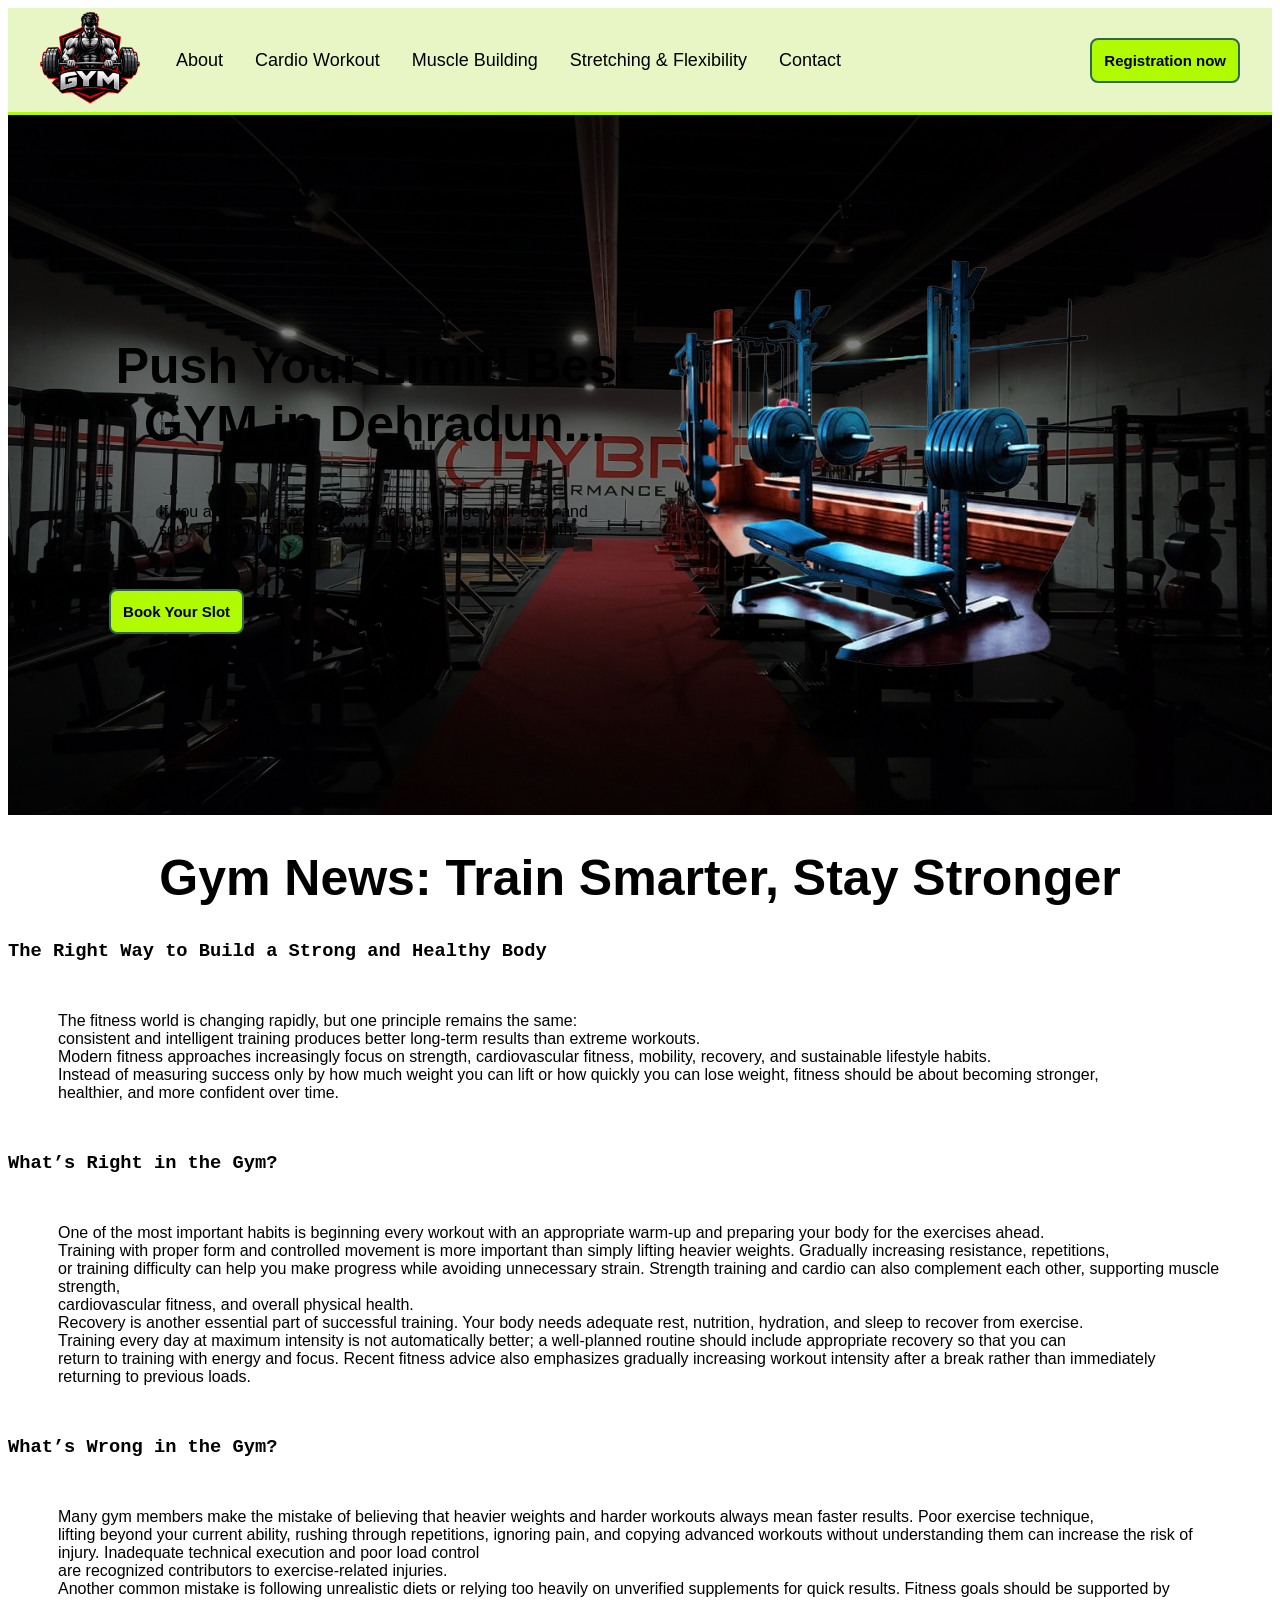
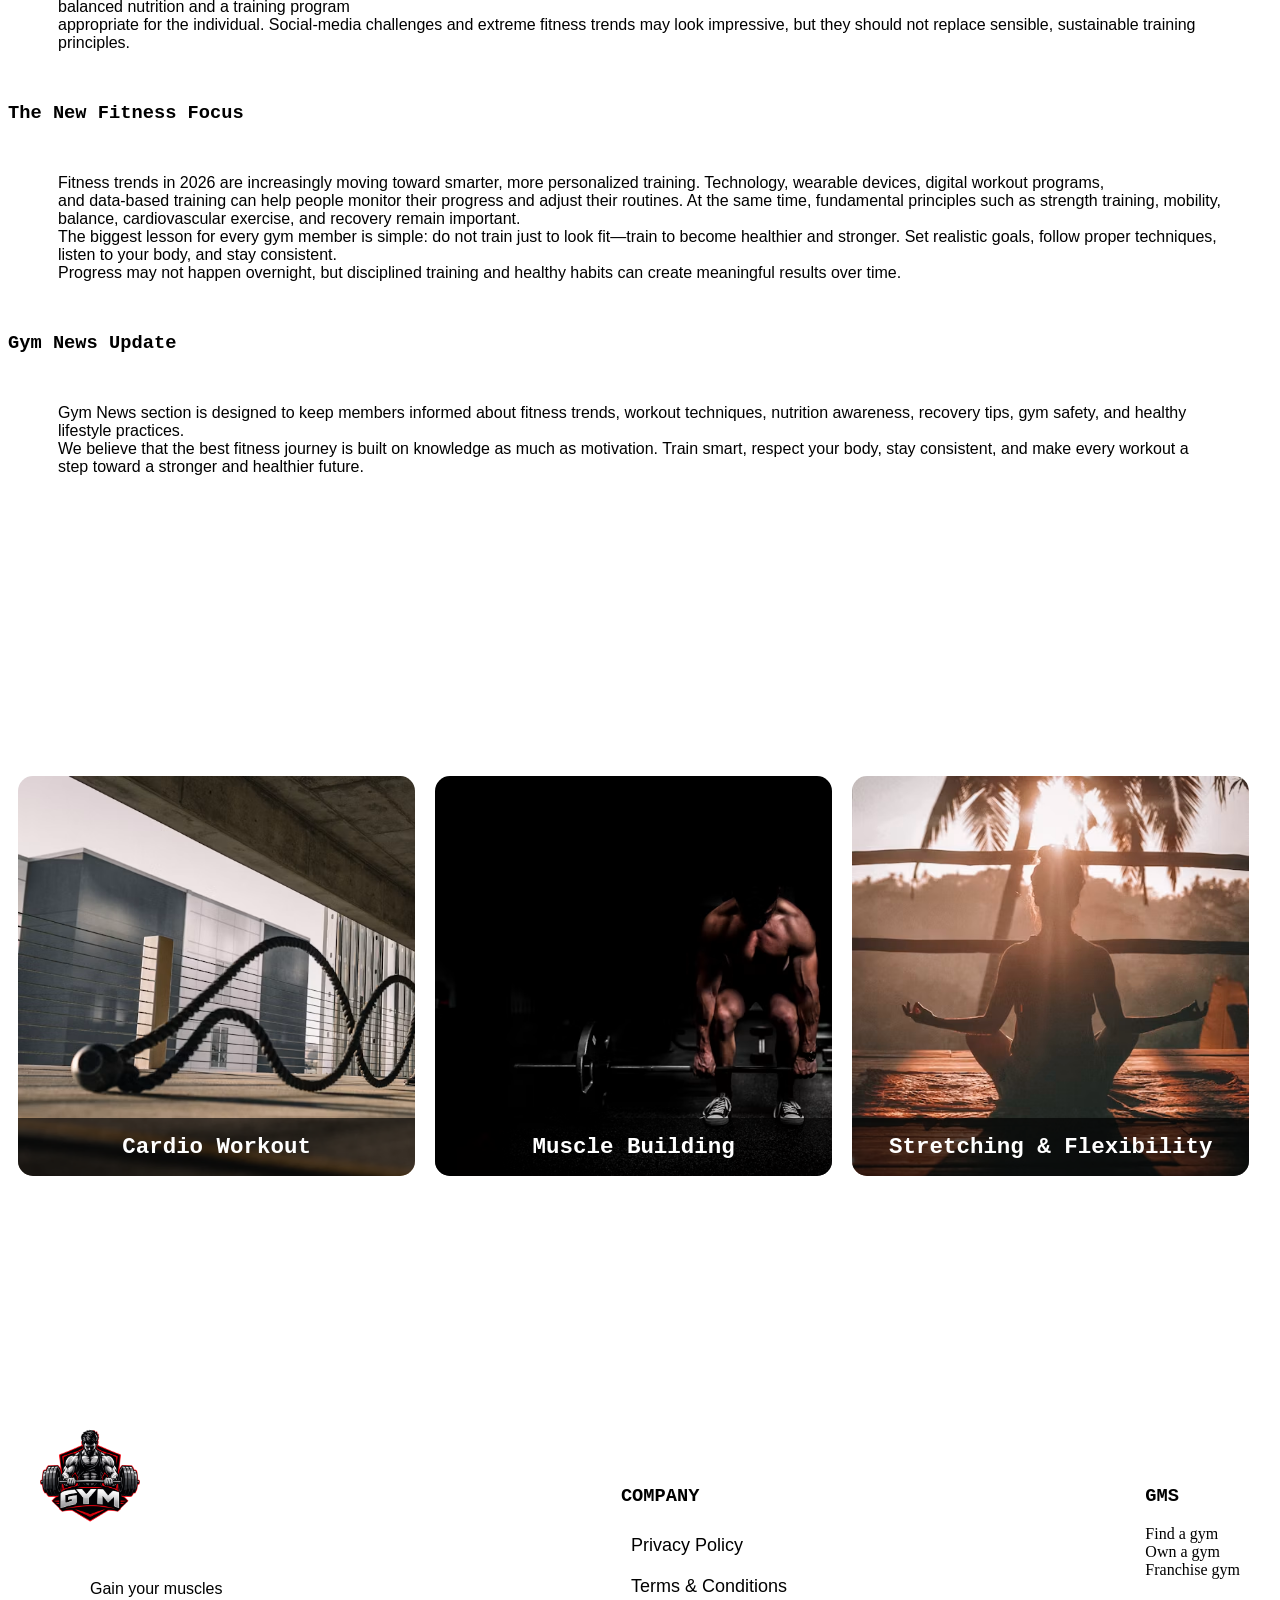
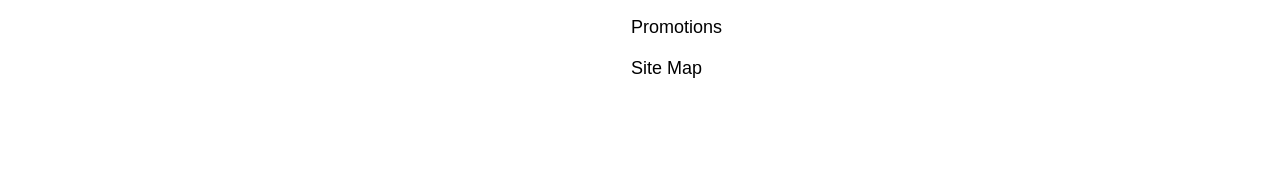
<file: news.html>
<!DOCTYPE html>
<html>
    <head>
     <title>ONE PIECE - Gym News</title>
        <link rel="stylesheet" href="css/styles.css">
    </head>
    <body>  
        <header class="header">
            <div class="grid-container">
                <div>
                   <a href="index.html">
                    <img src="images/logo.png" style="width: 100px; height: 100px;">
                  </a>
                </div>
                <div>
                    <ul>
  <li><a href="about.html">About</a></li>
  <li><a href="cardio.html">Cardio Workout</a></li>
   <li><a href="muscles.html">Muscle Building</a></li>
  <li><a href="stretching.html">Stretching & Flexibility</a></li>
  <li><a href="contact.html ">Contact</a></li>
  
 
</ul>
                </div>
                <div><button class="testbtn">Registration now </button></div>
            </div>
        </header>
        <section class="grid-hero">
    <div class="hero">
      <h1>
        Push Your Limit! Best GYM in Dehradun...
      </h1>
      <p>
        If you are looking for a better place to change your Body and soul, 
        Then ONE.PIECE.GYM is the best place to start with... 
      </p>
      <button class="testbtn">Book Your Slot<a href="tel:7452919912"></a>
      </button>
    </div>
    <div class="hero">
      <img src="images/hero.png" alt="Gym workout equipment">
    </div>
  </section>
        <h1>Gym News: Train Smarter, Stay Stronger</h1>
        <h3>The Right Way to Build a Strong and Healthy Body</h3>
        <p>The fitness world is changing rapidly, but one principle remains the same:<br>
             consistent and intelligent training produces better long-term results than extreme workouts.<br>
              Modern fitness approaches increasingly focus on strength, cardiovascular fitness, mobility, recovery, and sustainable lifestyle habits.<br>
               Instead of measuring success only by how much weight you can lift or how quickly you can lose weight, fitness should be about becoming stronger,<br> 
               healthier, and more confident over time.</p>
               <h3>What’s Right in the Gym?</h3>
               <p>One of the most important habits is beginning every workout with an appropriate warm-up and preparing your body for the exercises ahead.<br>
                 Training with proper form and controlled movement is more important than simply lifting heavier weights. Gradually increasing resistance, repetitions,<br>
                  or training difficulty can help you make progress while avoiding unnecessary strain. Strength training and cardio can also complement each other, supporting muscle strength,<br>
                  cardiovascular fitness, and overall physical health.<br>
                Recovery is another essential part of successful training. Your body needs adequate rest, nutrition, hydration, and sleep to recover from exercise.<br>
                 Training every day at maximum intensity is not automatically better; a well-planned routine should include appropriate recovery so that you can<br> return to training with energy and focus.
                  Recent fitness advice also emphasizes gradually increasing workout intensity after a break rather than immediately returning to previous loads.</p>
                  <h3>What’s Wrong in the Gym?</h3>
                  <p>Many gym members make the mistake of believing that heavier weights and harder workouts always mean faster results. Poor exercise technique,<br> lifting beyond your current ability,
                     rushing through repetitions, ignoring pain, and copying advanced workouts without understanding them can increase the risk of injury. Inadequate technical execution and poor load control<br>
                      are recognized contributors to exercise-related injuries.<br>
                    Another common mistake is following unrealistic diets or relying too heavily on unverified supplements for quick results. Fitness goals should be supported by balanced nutrition and a training program <br>
                    appropriate for the individual. Social-media challenges and extreme fitness trends may look impressive, but they should not replace sensible, sustainable training principles.</p>
                    <h3>The New Fitness Focus</h3>
                    <p>Fitness trends in 2026 are increasingly moving toward smarter, more personalized training. Technology, wearable devices, digital workout programs,<br>and data-based training can help people
                         monitor their progress and adjust their routines. At the same time, fundamental principles such as strength training, mobility, balance, cardiovascular exercise, and recovery remain important.<br>
                        The biggest lesson for every gym member is simple: do not train just to look fit—train to become healthier and stronger. Set realistic goals, follow proper techniques, listen to your body, and stay consistent.<br> 
                        Progress may not happen overnight, but disciplined training and healthy habits can create meaningful results over time.</p>
                        <h3>Gym News Update</h3>
                        <p> Gym News section is designed to keep members informed about fitness trends, workout techniques, nutrition awareness, recovery tips, gym safety, and healthy lifestyle practices.<br>
                             We believe that the best fitness journey is built on knowledge as much as motivation. Train smart, respect your body, stay consistent, and make every workout a step toward a stronger and healthier future.</p>
                              <div class="grid-container-gym">
          <div class="gym-box" style="background-image: url(images/workout1.avif)">
            <h3>Cardio Workout</h3>
          </div>
  
            <div class="gym-box" style="background-image: url(images/workout2.avif);">
            <h3>Muscle Building</h3>
          </div>
          <div class="gym-box" style="background-image: url(images/workout3.avif);">
            <h3>Stretching & Flexibility</h3>
          </div>
        </div>  
           <footer>
          <div class="grid-footer">
            <div>
              <a href="index.html">
                    <img src="images/logo.png" style="width: 100px; height: 100px;">
                  </a>
              <p>Gain your muscles</p>
            </div>
            <div>
              <ul>
                <h3>COMPANY</h3>
                <li><a href="index.html">Privacy Policy</a></li>
                <li><a href="newsgym.html">Terms & Conditions</a></li>
                <li><a href="">Promotions</a></li>
                <li><a href="aboutgym.html">Site Map</a></li>
              </ul>
            </div>
            <div>
              <ul>
                <h3>GMS</h3>
                <li>Find a gym</li>
                <li>Own a gym</li>
                <li>Franchise gym</li>
            </div>
          </div>
        </footer>
    </body>
   </html>
</file>
<file: css/styles.css>
.header {
    background-color: rgba(208, 238, 138, 0.5);
    border-bottom: 3px solid #B0FB02;
    position: sticky;
    top: 0;
    z-index: 100;
	margin: 0;
	padding: 0;
	width: 100%;
  }
  
  
  .grid-container
  {
    display: flex;
    justify-content: space-between; 
    align-items: center;
    gap: 20px;
    max-width: 1200px;
    min-height: 104px;
    margin: 0 auto;
    padding: 0 28px;
  }

  .grid-container > div:nth-child(2) {
    flex:1;
  }

.body{
	background-color: #1C1C1C;
	color: #D0EE8B;
	margin: 0;
	
}

.footer {
	background-color: #D0EE8E;
	border-top: 3px solid #B0FB02;
}

.footer h2 {
	font-size: 25px;
	font-family: 'Gill Sans', 'Gill Sans MT', Calibri, 'Trebuchet MS', sans-serif;
}

  .grid-footer
  {
    display: flex;

    justify-content: space-between; 
    align-items: justify;
    gap: 20px;
    max-width: 1200px;
    height: 350px;
    margin: 0 auto;
    padding: 0 28px;
  }

  .grid-footer > div:nth-child(5) {
    flex:1;
  }

  .grid-footer ul {
  list-style-type: none;
  margin: 0;
  padding: 0;
  overflow: hidden;
  align-content: end;
  margin-top: 40px;
  
  
}



.grid-footer li a {
  display: block;
  color: black;
  font-size: large;
  text-align: left;
  padding: 10px;
  text-decoration: none;
  font-family: 'Gill Sans', 'Gill Sans MT', Calibri, 'Trebuchet MS', sans-serif;
}

.grid-footer li a:hover {
  border-left: #1C1C1C  3px solid;
  border-right: #1C1C1C  3px solid;
  font-weight: 700;
  border-radius: 10px;
}








  contact-content {
	display: grid;
	grid-template-columns: minmax(240px, 0.8fr) minmax(420px, 1.2fr);
	align-items: start;
	gap: 64px;
	max-width: 1200px;
	margin: 0 auto;
	padding: 80px 28px;
  }

  .testbtn {
  background-color: #B0FB02;
  font-weight: bold;
  font-size: 15px;
  padding: 12px;
  border: none;
  border: 2px solid #2f684d;
  border-radius: 8px;
  cursor: pointer;
}

.testbtn:hover {
  background-color: #1C1C1C;
  color: #B0FB02;
  border: 2px solid #B0FB02;
  box-shadow: 0 0 10px #B0FB02;
}


.grid-container ul {
  list-style-type: none;
  margin: 0;
  padding: 0;
  overflow: hidden;
  align-content: end;
  
  
}

.grid-container li {
  float: left;
}

li a {
  display: block;
  color: black;
  font-size: large;
  text-align: right;
  padding: 16px;
  text-decoration: none;
  font-family: 'Gill Sans', 'Gill Sans MT', Calibri, 'Trebuchet MS', sans-serif;
}

.grid-container li a:hover {
  border-bottom: #1C1C1C  3px solid;
  font-weight: 700;
  border-radius: 10px;
}
.grid-container-gym
{
  display: grid;
    align-items: center;
    grid-template-columns: 33% 33% 33%;
    height: 100vh;
    
}


 

.gym-box{
  position: relative;
  overflow: hidden;
  background-repeat: no-repeat;
  background-size: cover;
  height: 400px;
  margin: 10px;
  border-radius: 15px;
  text-align: center;
  color: antiquewhite;
  font-size: larger;
  font: bold;

}

.gym-box:hover {
  transform: scale(1.03);
  transition: transform 0.5s ease-in-out;
  border: 2px solid #B0FB02;
  box-shadow: 0 0 15px #B0FB02;
}

.gym-box h3 {
  position: absolute;
  bottom: 0;
  left: 0;
  width: 100%;
  margin: 0;
  padding: 16px 8px;
  box-sizing: border-box;
  text-align: center;
  color: white;
  background-color: rgba(0, 0, 0, 0.65);
}

.gym-box h3:hover {
  background-color: rgba(0, 0, 0, 0.85);
  border-top: 2px solid #B0FB02;
  font-size: larger;
  font-weight: bold;
  transition: background-color 0.3s ease;
  text-shadow: 2px 2px 5px #B0FB02;
}

/* Hero section */
.grid-hero {
    display: grid;
	position: relative;
    align-items: center;
    grid-template-columns: repeat(2, minmax(0, 1fr));
    min-height: 700px;
    padding: 15px 8%;
    box-sizing: border-box;
	background-image:linear-gradient(rgba(0, 0, 0, 0.5), rgba(0, 0, 0, 0.5)), url('../images/heroback.jpg');
	background-position: center;
	background-size: cover;
	
  }

  .hero{
    width: auto;
  }




.grid-cardio{
	
  display: grid;
	align-items: center;
	grid-template-columns: repeat(2, minmax(0, 1fr));
	min-height: 700px;
	padding: 15px 8%;
	box-sizing: border-box;
	background-image:linear-gradient(rgba(0, 0, 0, 0.5), rgba(0, 0, 0, 0.5)), url('../images/cardio.jpg');
	background-position: center;
	background-size: cover;
}




.grid-muscle{
  display: grid;
	align-items: center;
	grid-template-columns: repeat(2, minmax(0, 1fr));
	min-height: 700px;
	padding: 15px 8%;
	box-sizing: border-box;
	background-image:linear-gradient(rgba(0, 0, 0, 0.5), rgba(0, 0, 0, 0.5)), url('/images/sidemusl.jpg');
	background-position: center;
	background-size: cover;
}

.grid-index{
  position: relative;
  width: 100%;
  height: 100vh; /* Full screen height */
  display: flex;
  align-items: center;
  justify-content: center;
  overflow: hidden;
  color: #fff;
  text-align: center;
}

.bg-video {
  position: absolute;
  top: 50%;
  left: 50%;
  transform: translate(-50%, -50%);
  min-width: 100%;
  min-height: 100%;
  width: auto;
  height: auto;
  z-index: -1; /* Content के पीछे रखने के लिए */
  object-fit: cover;
}

.hero-section::before {
  content: '';
  position: absolute;
  item-align: center;
  text-align: center;
  top: 0;
  left: 0;
  width: 100%;
  height: 100%;
  background: rgba(0, 0, 0, 0.5); /* Black overlay with 50% opacity */
  z-index: 0;
}

/* Hero Content styling */
.hero-section {
  position: relative;
  z-index: 1; /* Overlay और Video के ऊपर दिखने के लिए */
  width: 100%;
  height: 100%;
  padding: 0 20px;
}

.hero-section h1 {
color:#B0FB02;
  font-size: 3rem;
  margin-bottom: 20px;
}

.hero-section h5 {
color:#B0FB02;
  font-size: 3rem;
  margin-bottom: 20px;
}

.hero-section p {
  font-size: 1.2rem;
  margin-bottom: 30px;
}

.btn {
  display: inline-block;
  padding: 12px 30px;
  background-color: #ff5722;
  color: #fff;
  text-decoration: none;
  border-radius: 5px;
  font-weight: bold;
}



.grid-build{
  display: grid;
	align-items: center;
	grid-template-columns: repeat(2, minmax(0, 1fr));
	min-height: auto;
	padding: 10px 10px;
	box-sizing: border-box;
	margin: auto;	
}


.grid-pera {
	display: grid;
	align-items: center;
	grid-template-columns: minmax(0, 1fr) minmax(0, 1fr);
	
	min-height: auto;
	padding: 20px;
	box-sizing: border-box;
	margin: 0 auto;
	max-width: auto;
}

.grid-pera > div {
	min-width: 0;
}

.grid-pera p {
	line-height: 1.7;
	margin: 0 0 1.25rem;
}

.grid-pera video {
	display: block;
	width: 100%;
	height: auto;
	aspect-ratio: 16 / 9;
	object-fit: cover;
}

.grid-stretch{
  display: grid;
	align-items: center;
	grid-template-columns: repeat(2, minmax(0, 1fr));
	min-height: 700px;
	padding: 15px 8%;
	box-sizing: border-box;
	background-image:linear-gradient(rgba(0, 0, 0, 0.5), rgba(0, 0, 0, 0.5)), url('/images/stback.png');
	background-position: center;
	background-size: cover;
}


  
  contact-hero {
	position: relative;
	overflow: hidden;
    display: flex;
    align-items: center;
    text-align: center;
	color: #ffffff;

	background-image: url('https://images.unsplash.com/photo-1423666639041-f56000c27a9a?q=80&w=874&auto=format&fit=crop&ixlib=rb-4.1.0&ixid=M3wxMjA3fDB8MHxwaG90by1wYWdlfHx8fGVufDB8fHx8fA%3D%3D');
	background-repeat: no-repeat;
	background-size: cover;
	height: 500px;
	width: auto;
}

.contact-hero::before {
	position: absolute;
	inset: 0;
	content: "";
	background-color: rgba(0, 0, 0, 0.5);
}

.contact-hero > div {
	position: relative;
	z-index: 1;
	width: 50%;
}

.contact-content {
	display: grid;
	grid-template-columns: minmax(240px, 0.8fr) minmax(420px, 1.2fr);
	align-items: start;
	gap: 64px;
	max-width: 1200px;
	margin: 0 auto;
	padding: 80px 28px;
}

.contact-intro {
	padding-top: 24px;
}

.eyebrow {
	margin: 0 0 14px;
	color: #2f684d;
	font-size: 13px;
	font-weight: 800;
	letter-spacing: 2px;
	text-transform: uppercase;
}

.contact-intro h1 {
	margin: 0 0 20px;
	font-size: clamp(34px, 4vw, 54px);
	line-height: 1.05;
}

.contact-intro > p:not(.eyebrow) {
	max-width: 440px;
	font-size: 18px;
	line-height: 1.7;
}

.contact-note {
	display: grid;
	gap: 6px;
	margin-top: 36px;
	padding: 20px;
	border-left: 4px solid #B0FB02;
	background-color: #D0EE8E;
	line-height: 1.5;
	color: #1C1C1C;
}

.contact-note span {
	font-size: 14px;
}

.contact-form-wrap {
	padding: 8px;
	background-color: #B0FB02;
	border-radius: 12px;
	box-shadow: 0 14px 30px rgba(23, 34, 29, 0.16);
}

.contact-form {
	display: grid;
	gap: 22px;
	padding: 32px;
	background-color: #D0EE8E;
	border-radius: 8px;
}

.form-heading h2 {
	margin: 0 0 6px;
	font-size: 28px;
}

.form-heading p {
	margin: 0;
	color: #5d6b63;
	font-size: 13px;
}

.form-row {
	display: grid;
	grid-template-columns: 1fr 1fr;
	gap: 16px;
}

.form-field {
	display: grid;
	gap: 8px;
}

.form-field label,
.service-options legend {
	font-size: 14px;
	font-weight: 700;
}

.form-field input,
.form-field textarea {
	width: 100%;
	padding: 13px 14px;
	color: #1C1C1C;
	font: inherit;
	border: 1px solid #c9d0ca;
	border-radius: 5px;
	background-color: #D0EE8E;
	outline: none;
	transition: border-color 0.2s ease, box-shadow 0.2s ease;
}

.form-field textarea {
	min-height: 120px;
	resize: vertical;
}

.form-field input:focus,
.form-field textarea:focus {
	border-color: #2f684d;
	box-shadow: 0 0 0 3px rgba(47, 104, 77, 0.15);
}

.service-options {
	margin: 0;
	padding: 0;
	border: 0;
}

.service-options legend {
	margin-bottom: 12px;
	padding: 0;
}

.service-grid {
	display: grid;
	grid-template-columns: repeat(3, 1fr);
	gap: 10px;
}

.service-grid label {
	display: flex;
	align-items: center;
	gap: 8px;
	min-height: 48px;
	padding: 10px;
	color: #17221d;
	font-size: 13px;
	line-height: 1.2;
	border: 1px solid #d9dfda;
	border-radius: 5px;
	cursor: pointer;
}

.service-grid label:has(input:checked) {
	border-color: #2f684d;
	background-color: #edf5ef;
}

.service-grid input {
	accent-color: #2f684d;
}

.form-submit {
	justify-self: start;
	padding: 13px 22px;
	color: #ffffff;
	font: inherit;
	font-weight: 700;
	border: 2px solid #17221d;
	border-radius: 5px;
	background-color: #2f684d;
	cursor: pointer;
	transition: background-color 0.2s ease, transform 0.2s ease;
}

.form-submit:hover,
.form-submit:focus-visible {
	background-color: #17221d;
	transform: translateY(-2px);
}







@media (max-width: 850px)
 	{
	.grid-container {
		flex-wrap: wrap;
		justify-content: center;
		gap: 12px 18px;
	}

	.grid-container > div:nth-child(2) {
		order: 3;
		flex-basis: 100%;
	}

	ul {
		flex-wrap: wrap;
	}
	
	.grid-about {
		display: grid;
		grid-template-columns: 1fr;
	}

	.contact-content {
		grid-template-columns: 1fr;
		gap: 32px;
		padding-top: 48px;
		padding-bottom: 48px;
	}

	.contact-intro {
		padding-top: 0;
	}

	.grid-pera {
		grid-template-columns: 1fr;
		gap: 20px;
	}

	.form-row,
	.service-grid {
		grid-template-columns: 1fr;
	}
}




h1 {font-family: 'Franklin Gothic Medium', 'Arial Narrow', Arial, sans-serif;text-align: center;font-size: 50px;}
h3 {font-family: 'Courier New', Courier, monospace;}
p {font-family: Arial, Helvetica, sans-serif;font-size: medium;margin: 50px;}
</file>
